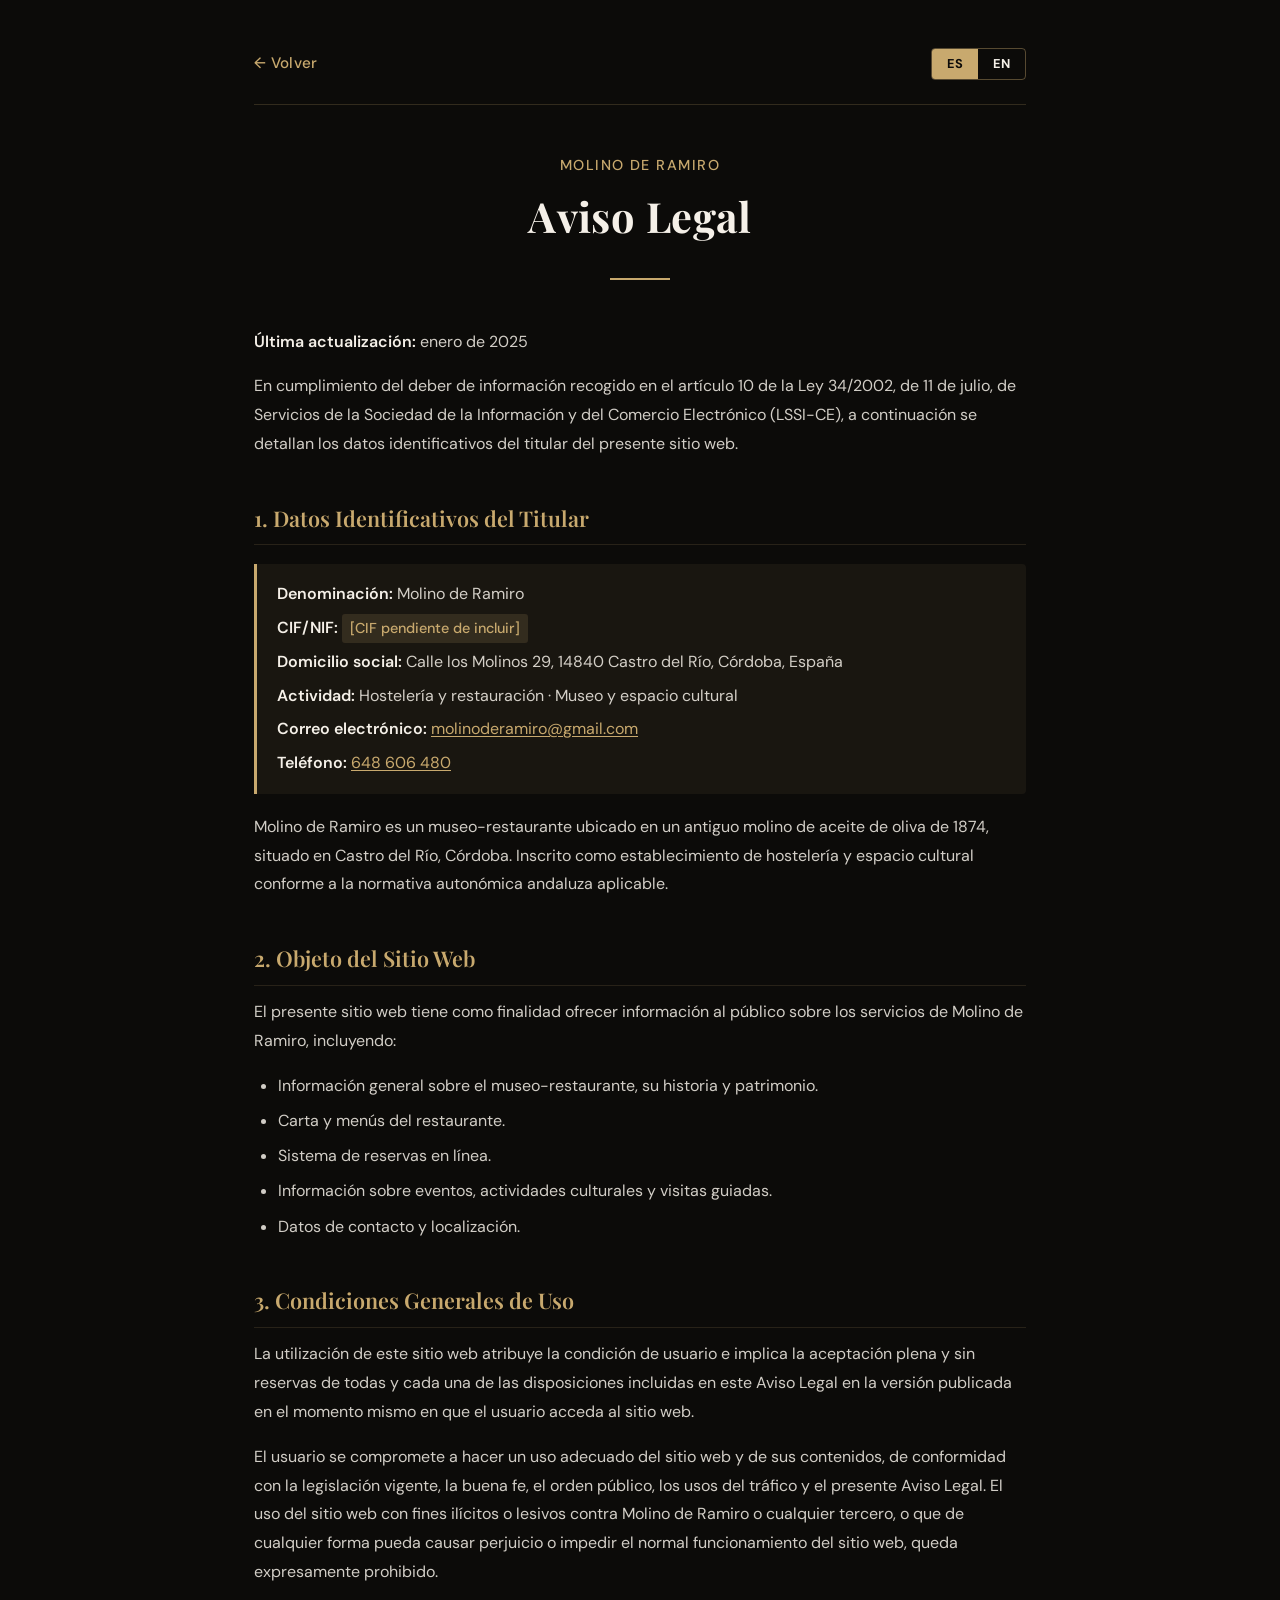
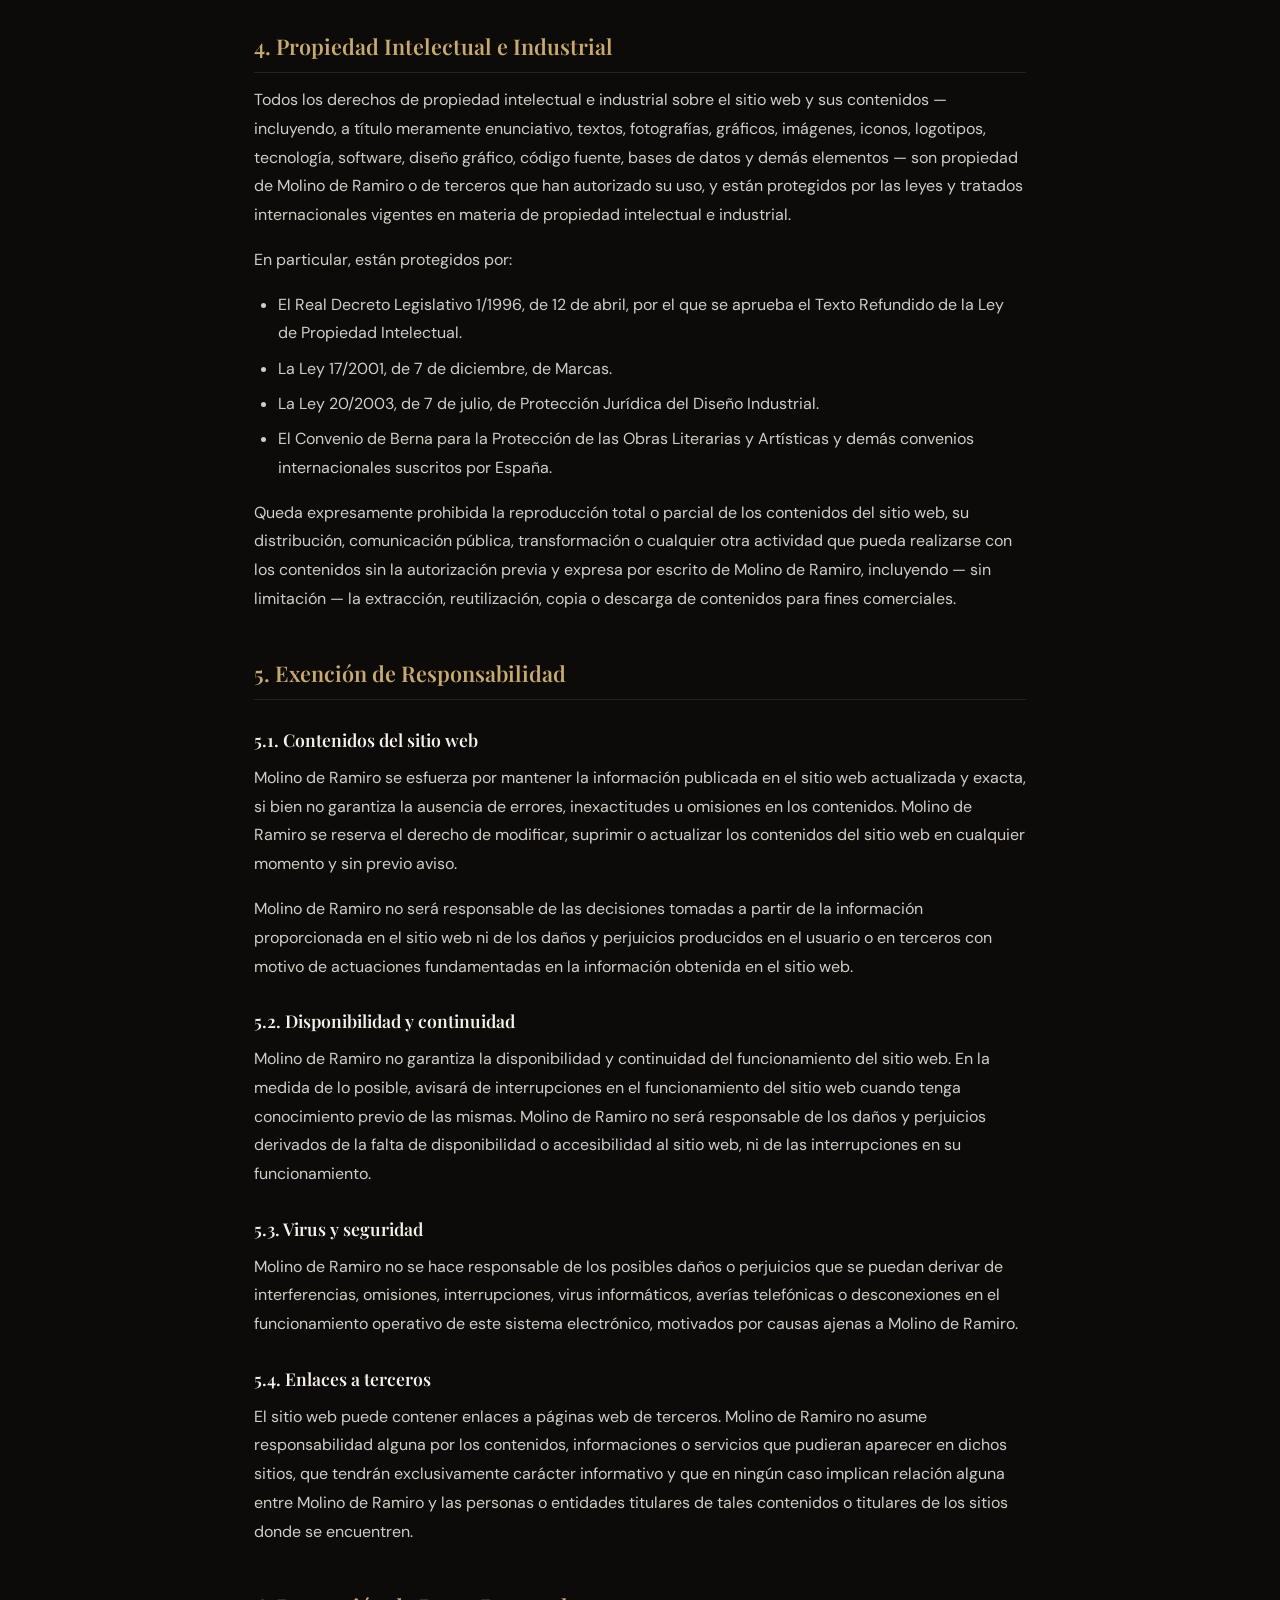
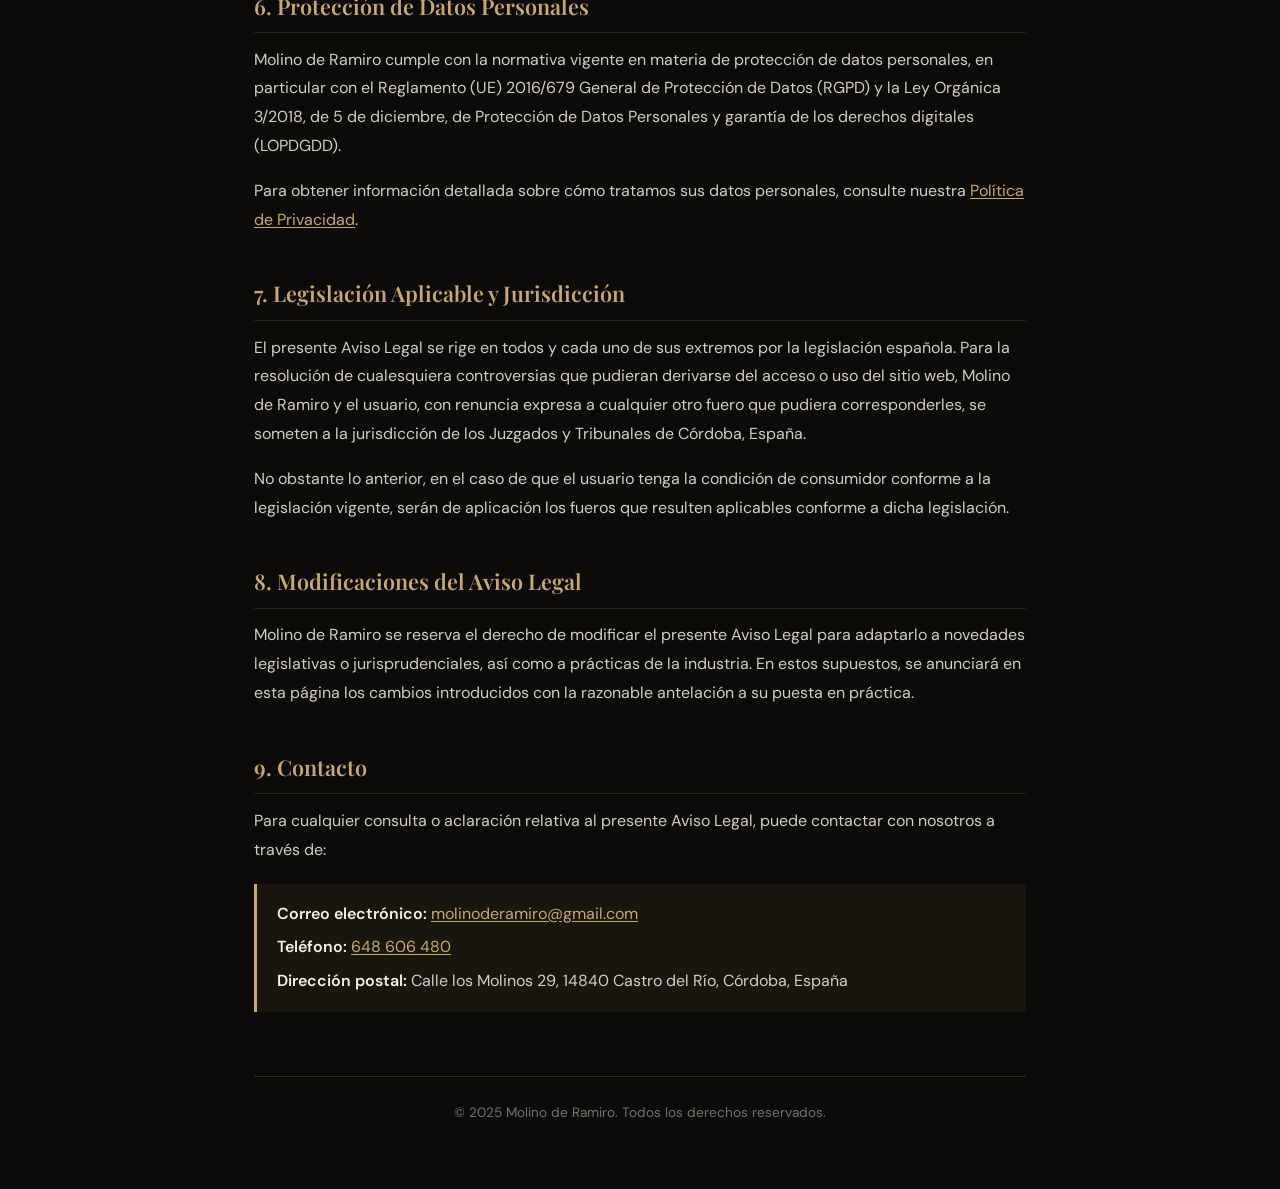
<file: aviso-legal.html>
<!DOCTYPE html>
<html lang="es">
<head>
    <meta charset="UTF-8">
    <meta name="viewport" content="width=device-width, initial-scale=1.0">
    <meta name="description" content="Aviso Legal — Molino de Ramiro, museo-restaurante en Castro del Río, Córdoba.">
    <meta name="robots" content="noindex, follow">
    <title>Aviso Legal — Molino de Ramiro</title>
    <link rel="preconnect" href="https://fonts.googleapis.com">
    <link rel="preconnect" href="https://fonts.gstatic.com" crossorigin>
    <link href="https://fonts.googleapis.com/css2?family=DM+Sans:ital,wght@0,400;0,500;0,700;1,400&family=Playfair+Display:ital,wght@0,400;0,600;0,700;1,400&display=swap" rel="stylesheet">
    <style>
        *, *::before, *::after { margin: 0; padding: 0; box-sizing: border-box; }

        html { scroll-behavior: smooth; }

        body {
            background-color: #0C0B09;
            color: #F5F0E8;
            font-family: 'DM Sans', sans-serif;
            font-size: 16px;
            line-height: 1.8;
            min-height: 100vh;
        }

        .page-wrapper {
            max-width: 820px;
            margin: 0 auto;
            padding: 3rem 1.5rem 4rem;
        }

        /* Top bar */
        .top-bar {
            display: flex;
            justify-content: space-between;
            align-items: center;
            margin-bottom: 3rem;
            padding-bottom: 1.5rem;
            border-bottom: 1px solid rgba(200, 169, 110, 0.2);
        }

        .back-link {
            color: #C8A96E;
            text-decoration: none;
            font-size: 0.95rem;
            font-weight: 500;
            letter-spacing: 0.02em;
            transition: color 0.3s ease;
        }

        .back-link:hover { color: #F5F0E8; }

        .lang-toggle {
            display: flex;
            gap: 0;
            border: 1px solid rgba(200, 169, 110, 0.4);
            border-radius: 4px;
            overflow: hidden;
        }

        .lang-btn {
            background: transparent;
            color: #F5F0E8;
            border: none;
            padding: 0.4rem 0.9rem;
            font-family: 'DM Sans', sans-serif;
            font-size: 0.8rem;
            font-weight: 700;
            letter-spacing: 0.08em;
            cursor: pointer;
            transition: background 0.3s ease, color 0.3s ease;
        }

        .lang-btn.active {
            background: #C8A96E;
            color: #0C0B09;
        }

        .lang-btn:not(.active):hover {
            background: rgba(200, 169, 110, 0.15);
        }

        /* Header */
        .page-header {
            text-align: center;
            margin-bottom: 3rem;
        }

        .page-header h1 {
            font-family: 'Playfair Display', serif;
            font-size: clamp(1.8rem, 5vw, 2.6rem);
            font-weight: 700;
            color: #F5F0E8;
            margin-bottom: 0.5rem;
            letter-spacing: 0.01em;
        }

        .page-header .subtitle {
            font-family: 'DM Sans', sans-serif;
            font-size: 0.9rem;
            color: #C8A96E;
            letter-spacing: 0.1em;
            text-transform: uppercase;
            font-weight: 500;
        }

        .gold-divider {
            width: 60px;
            height: 2px;
            background: #C8A96E;
            margin: 1.5rem auto 0;
        }

        /* Content */
        .legal-content h2 {
            font-family: 'Playfair Display', serif;
            font-size: 1.35rem;
            font-weight: 600;
            color: #C8A96E;
            margin-top: 2.5rem;
            margin-bottom: 0.8rem;
            padding-bottom: 0.4rem;
            border-bottom: 1px solid rgba(200, 169, 110, 0.15);
        }

        .legal-content h3 {
            font-family: 'Playfair Display', serif;
            font-size: 1.1rem;
            font-weight: 600;
            color: #F5F0E8;
            margin-top: 1.5rem;
            margin-bottom: 0.5rem;
        }

        .legal-content p {
            margin-bottom: 1rem;
            color: rgba(245, 240, 232, 0.85);
        }

        .legal-content ul, .legal-content ol {
            margin: 0.8rem 0 1rem 1.5rem;
            color: rgba(245, 240, 232, 0.85);
        }

        .legal-content li {
            margin-bottom: 0.4rem;
        }

        .legal-content strong {
            color: #F5F0E8;
            font-weight: 600;
        }

        .legal-content a {
            color: #C8A96E;
            text-decoration: underline;
            text-underline-offset: 2px;
            transition: color 0.3s ease;
        }

        .legal-content a:hover { color: #F5F0E8; }

        .legal-content .info-box {
            background: rgba(200, 169, 110, 0.07);
            border-left: 3px solid #C8A96E;
            padding: 1rem 1.25rem;
            margin: 1.2rem 0;
            border-radius: 0 4px 4px 0;
        }

        .legal-content .info-box p { margin-bottom: 0.3rem; }
        .legal-content .info-box p:last-child { margin-bottom: 0; }

        .legal-content .placeholder-note {
            display: inline-block;
            background: rgba(200, 169, 110, 0.15);
            color: #C8A96E;
            padding: 0.1rem 0.5rem;
            border-radius: 3px;
            font-size: 0.9rem;
            font-weight: 500;
        }

        /* Footer */
        .page-footer {
            margin-top: 4rem;
            padding-top: 1.5rem;
            border-top: 1px solid rgba(200, 169, 110, 0.2);
            text-align: center;
            font-size: 0.85rem;
            color: rgba(245, 240, 232, 0.45);
        }

        /* Language visibility */
        [data-en] { display: none; }
        body.lang-en [data-es] { display: none; }
        body.lang-en [data-en] { display: revert; }

        /* Responsive */
        @media (max-width: 600px) {
            .page-wrapper { padding: 2rem 1rem 3rem; }
            .legal-content h2 { font-size: 1.2rem; }
            body { font-size: 15px; }
        }
    </style>
</head>
<body>
    <div class="page-wrapper">

        <!-- Top Bar -->
        <div class="top-bar">
            <a href="../index.html" class="back-link">← <span data-es>Volver</span><span data-en>Back</span></a>
            <div class="lang-toggle">
                <button class="lang-btn active" id="btnEs" onclick="setLang('es')">ES</button>
                <button class="lang-btn" id="btnEn" onclick="setLang('en')">EN</button>
            </div>
        </div>

        <!-- Header -->
        <header class="page-header">
            <p class="subtitle" data-es>Molino de Ramiro</p>
            <p class="subtitle" data-en>Molino de Ramiro</p>
            <h1 data-es>Aviso Legal</h1>
            <h1 data-en>Legal Notice</h1>
            <div class="gold-divider"></div>
        </header>

        <!-- Content -->
        <main class="legal-content">

            <!-- ========== SPANISH ========== -->
            <div data-es>
                <p><strong>Última actualización:</strong> enero de 2025</p>
                <p>En cumplimiento del deber de información recogido en el artículo 10 de la Ley 34/2002, de 11 de julio, de Servicios de la Sociedad de la Información y del Comercio Electrónico (LSSI-CE), a continuación se detallan los datos identificativos del titular del presente sitio web.</p>

                <h2>1. Datos Identificativos del Titular</h2>
                <div class="info-box">
                    <p><strong>Denominación:</strong> Molino de Ramiro</p>
                    <p><strong>CIF/NIF:</strong> <span class="placeholder-note">[CIF pendiente de incluir]</span></p>
                    <p><strong>Domicilio social:</strong> Calle los Molinos 29, 14840 Castro del Río, Córdoba, España</p>
                    <p><strong>Actividad:</strong> Hostelería y restauración · Museo y espacio cultural</p>
                    <p><strong>Correo electrónico:</strong> <a href="mailto:molinoderamiro@gmail.com">molinoderamiro@gmail.com</a></p>
                    <p><strong>Teléfono:</strong> <a href="tel:+34648606480">648 606 480</a></p>
                </div>
                <p>Molino de Ramiro es un museo-restaurante ubicado en un antiguo molino de aceite de oliva de 1874, situado en Castro del Río, Córdoba. Inscrito como establecimiento de hostelería y espacio cultural conforme a la normativa autonómica andaluza aplicable.</p>

                <h2>2. Objeto del Sitio Web</h2>
                <p>El presente sitio web tiene como finalidad ofrecer información al público sobre los servicios de Molino de Ramiro, incluyendo:</p>
                <ul>
                    <li>Información general sobre el museo-restaurante, su historia y patrimonio.</li>
                    <li>Carta y menús del restaurante.</li>
                    <li>Sistema de reservas en línea.</li>
                    <li>Información sobre eventos, actividades culturales y visitas guiadas.</li>
                    <li>Datos de contacto y localización.</li>
                </ul>

                <h2>3. Condiciones Generales de Uso</h2>
                <p>La utilización de este sitio web atribuye la condición de usuario e implica la aceptación plena y sin reservas de todas y cada una de las disposiciones incluidas en este Aviso Legal en la versión publicada en el momento mismo en que el usuario acceda al sitio web.</p>
                <p>El usuario se compromete a hacer un uso adecuado del sitio web y de sus contenidos, de conformidad con la legislación vigente, la buena fe, el orden público, los usos del tráfico y el presente Aviso Legal. El uso del sitio web con fines ilícitos o lesivos contra Molino de Ramiro o cualquier tercero, o que de cualquier forma pueda causar perjuicio o impedir el normal funcionamiento del sitio web, queda expresamente prohibido.</p>

                <h2>4. Propiedad Intelectual e Industrial</h2>
                <p>Todos los derechos de propiedad intelectual e industrial sobre el sitio web y sus contenidos — incluyendo, a título meramente enunciativo, textos, fotografías, gráficos, imágenes, iconos, logotipos, tecnología, software, diseño gráfico, código fuente, bases de datos y demás elementos — son propiedad de Molino de Ramiro o de terceros que han autorizado su uso, y están protegidos por las leyes y tratados internacionales vigentes en materia de propiedad intelectual e industrial.</p>
                <p>En particular, están protegidos por:</p>
                <ul>
                    <li>El Real Decreto Legislativo 1/1996, de 12 de abril, por el que se aprueba el Texto Refundido de la Ley de Propiedad Intelectual.</li>
                    <li>La Ley 17/2001, de 7 de diciembre, de Marcas.</li>
                    <li>La Ley 20/2003, de 7 de julio, de Protección Jurídica del Diseño Industrial.</li>
                    <li>El Convenio de Berna para la Protección de las Obras Literarias y Artísticas y demás convenios internacionales suscritos por España.</li>
                </ul>
                <p>Queda expresamente prohibida la reproducción total o parcial de los contenidos del sitio web, su distribución, comunicación pública, transformación o cualquier otra actividad que pueda realizarse con los contenidos sin la autorización previa y expresa por escrito de Molino de Ramiro, incluyendo — sin limitación — la extracción, reutilización, copia o descarga de contenidos para fines comerciales.</p>

                <h2>5. Exención de Responsabilidad</h2>
                <h3>5.1. Contenidos del sitio web</h3>
                <p>Molino de Ramiro se esfuerza por mantener la información publicada en el sitio web actualizada y exacta, si bien no garantiza la ausencia de errores, inexactitudes u omisiones en los contenidos. Molino de Ramiro se reserva el derecho de modificar, suprimir o actualizar los contenidos del sitio web en cualquier momento y sin previo aviso.</p>
                <p>Molino de Ramiro no será responsable de las decisiones tomadas a partir de la información proporcionada en el sitio web ni de los daños y perjuicios producidos en el usuario o en terceros con motivo de actuaciones fundamentadas en la información obtenida en el sitio web.</p>

                <h3>5.2. Disponibilidad y continuidad</h3>
                <p>Molino de Ramiro no garantiza la disponibilidad y continuidad del funcionamiento del sitio web. En la medida de lo posible, avisará de interrupciones en el funcionamiento del sitio web cuando tenga conocimiento previo de las mismas. Molino de Ramiro no será responsable de los daños y perjuicios derivados de la falta de disponibilidad o accesibilidad al sitio web, ni de las interrupciones en su funcionamiento.</p>

                <h3>5.3. Virus y seguridad</h3>
                <p>Molino de Ramiro no se hace responsable de los posibles daños o perjuicios que se puedan derivar de interferencias, omisiones, interrupciones, virus informáticos, averías telefónicas o desconexiones en el funcionamiento operativo de este sistema electrónico, motivados por causas ajenas a Molino de Ramiro.</p>

                <h3>5.4. Enlaces a terceros</h3>
                <p>El sitio web puede contener enlaces a páginas web de terceros. Molino de Ramiro no asume responsabilidad alguna por los contenidos, informaciones o servicios que pudieran aparecer en dichos sitios, que tendrán exclusivamente carácter informativo y que en ningún caso implican relación alguna entre Molino de Ramiro y las personas o entidades titulares de tales contenidos o titulares de los sitios donde se encuentren.</p>

                <h2>6. Protección de Datos Personales</h2>
                <p>Molino de Ramiro cumple con la normativa vigente en materia de protección de datos personales, en particular con el Reglamento (UE) 2016/679 General de Protección de Datos (RGPD) y la Ley Orgánica 3/2018, de 5 de diciembre, de Protección de Datos Personales y garantía de los derechos digitales (LOPDGDD).</p>
                <p>Para obtener información detallada sobre cómo tratamos sus datos personales, consulte nuestra <a href="politica-privacidad.html">Política de Privacidad</a>.</p>

                <h2>7. Legislación Aplicable y Jurisdicción</h2>
                <p>El presente Aviso Legal se rige en todos y cada uno de sus extremos por la legislación española. Para la resolución de cualesquiera controversias que pudieran derivarse del acceso o uso del sitio web, Molino de Ramiro y el usuario, con renuncia expresa a cualquier otro fuero que pudiera corresponderles, se someten a la jurisdicción de los Juzgados y Tribunales de Córdoba, España.</p>
                <p>No obstante lo anterior, en el caso de que el usuario tenga la condición de consumidor conforme a la legislación vigente, serán de aplicación los fueros que resulten aplicables conforme a dicha legislación.</p>

                <h2>8. Modificaciones del Aviso Legal</h2>
                <p>Molino de Ramiro se reserva el derecho de modificar el presente Aviso Legal para adaptarlo a novedades legislativas o jurisprudenciales, así como a prácticas de la industria. En estos supuestos, se anunciará en esta página los cambios introducidos con la razonable antelación a su puesta en práctica.</p>

                <h2>9. Contacto</h2>
                <p>Para cualquier consulta o aclaración relativa al presente Aviso Legal, puede contactar con nosotros a través de:</p>
                <div class="info-box">
                    <p><strong>Correo electrónico:</strong> <a href="mailto:molinoderamiro@gmail.com">molinoderamiro@gmail.com</a></p>
                    <p><strong>Teléfono:</strong> <a href="tel:+34648606480">648 606 480</a></p>
                    <p><strong>Dirección postal:</strong> Calle los Molinos 29, 14840 Castro del Río, Córdoba, España</p>
                </div>
            </div>

            <!-- ========== ENGLISH ========== -->
            <div data-en>
                <p><strong>Last updated:</strong> January 2025</p>
                <p>In compliance with the duty of information set forth in Article 10 of Law 34/2002 of 11 July, on Information Society Services and Electronic Commerce (LSSI-CE), the following provides the identifying details of the owner of this website.</p>

                <h2>1. Website Owner Identification</h2>
                <div class="info-box">
                    <p><strong>Name:</strong> Molino de Ramiro</p>
                    <p><strong>Tax ID (CIF/NIF):</strong> <span class="placeholder-note">[Pending inclusion]</span></p>
                    <p><strong>Registered address:</strong> Calle los Molinos 29, 14840 Castro del Río, Córdoba, Spain</p>
                    <p><strong>Business activity:</strong> Hospitality and catering · Museum and cultural space</p>
                    <p><strong>Email:</strong> <a href="mailto:molinoderamiro@gmail.com">molinoderamiro@gmail.com</a></p>
                    <p><strong>Phone:</strong> <a href="tel:+34648606480">+34 648 606 480</a></p>
                </div>
                <p>Molino de Ramiro is a museum-restaurant located in a historic olive oil mill dating from 1874, situated in Castro del Río, Córdoba. It is registered as a hospitality establishment and cultural space in accordance with applicable Andalusian regional regulations.</p>

                <h2>2. Purpose of the Website</h2>
                <p>This website aims to provide the public with information about Molino de Ramiro's services, including:</p>
                <ul>
                    <li>General information about the museum-restaurant, its history, and heritage.</li>
                    <li>Restaurant menu and dishes.</li>
                    <li>Online reservation system.</li>
                    <li>Information about events, cultural activities, and guided tours.</li>
                    <li>Contact details and location.</li>
                </ul>

                <h2>3. General Conditions of Use</h2>
                <p>The use of this website confers the status of user and implies full and unreserved acceptance of each and every one of the provisions included in this Legal Notice as published at the time the user accesses the website.</p>
                <p>The user agrees to make appropriate use of the website and its contents in accordance with current legislation, good faith, public order, accepted practices, and this Legal Notice. The use of the website for unlawful or harmful purposes against Molino de Ramiro or any third party, or in any manner that may cause damage or prevent the normal functioning of the website, is expressly prohibited.</p>

                <h2>4. Intellectual and Industrial Property</h2>
                <p>All intellectual and industrial property rights over the website and its contents — including, by way of example but not limitation, texts, photographs, graphics, images, icons, logos, technology, software, graphic design, source code, databases, and other elements — are the property of Molino de Ramiro or third parties who have authorised their use, and are protected by applicable Spanish and international intellectual and industrial property laws and treaties.</p>
                <p>In particular, they are protected by:</p>
                <ul>
                    <li>Royal Legislative Decree 1/1996 of 12 April, approving the Consolidated Text of the Intellectual Property Law.</li>
                    <li>Law 17/2001 of 7 December, on Trademarks.</li>
                    <li>Law 20/2003 of 7 July, on the Legal Protection of Industrial Design.</li>
                    <li>The Berne Convention for the Protection of Literary and Artistic Works and other international conventions ratified by Spain.</li>
                </ul>
                <p>The total or partial reproduction of the website's contents, their distribution, public communication, transformation, or any other activity involving the contents without the prior express written authorisation of Molino de Ramiro is expressly prohibited, including — without limitation — the extraction, reuse, copying, or downloading of content for commercial purposes.</p>

                <h2>5. Disclaimer of Liability</h2>
                <h3>5.1. Website content</h3>
                <p>Molino de Ramiro endeavours to keep the information published on the website up to date and accurate, but does not guarantee the absence of errors, inaccuracies, or omissions in the content. Molino de Ramiro reserves the right to modify, remove, or update website content at any time without prior notice.</p>
                <p>Molino de Ramiro shall not be liable for decisions made based on information provided on the website, nor for damages caused to the user or third parties as a result of actions based on information obtained from the website.</p>

                <h3>5.2. Availability and continuity</h3>
                <p>Molino de Ramiro does not guarantee the availability and continuity of the website's operation. Where possible, advance notice will be given of interruptions in the website's operation when prior knowledge exists. Molino de Ramiro shall not be liable for damages arising from the lack of availability of or accessibility to the website, nor for interruptions in its operation.</p>

                <h3>5.3. Viruses and security</h3>
                <p>Molino de Ramiro shall not be liable for any possible damages arising from interference, omissions, interruptions, computer viruses, telephone malfunctions, or disconnections in the operation of this electronic system caused by reasons beyond Molino de Ramiro's control.</p>

                <h3>5.4. Third-party links</h3>
                <p>The website may contain links to third-party web pages. Molino de Ramiro assumes no responsibility for the content, information, or services that may appear on such sites, which are provided purely for informational purposes and do not in any case imply any relationship between Molino de Ramiro and the individuals or entities that own such content or the sites where they are hosted.</p>

                <h2>6. Personal Data Protection</h2>
                <p>Molino de Ramiro complies with current legislation on personal data protection, in particular Regulation (EU) 2016/679 General Data Protection Regulation (GDPR) and Spain's Organic Law 3/2018 of 5 December on the Protection of Personal Data and the Guarantee of Digital Rights (LOPDGDD).</p>
                <p>For detailed information on how we process your personal data, please refer to our <a href="politica-privacidad.html">Privacy Policy</a>.</p>

                <h2>7. Applicable Law and Jurisdiction</h2>
                <p>This Legal Notice is governed in all respects by Spanish law. For the resolution of any disputes that may arise from the access to or use of the website, Molino de Ramiro and the user, with express waiver of any other jurisdiction that may apply, submit to the jurisdiction of the Courts and Tribunals of Córdoba, Spain.</p>
                <p>Notwithstanding the foregoing, where the user qualifies as a consumer under applicable legislation, the jurisdictions applicable under such legislation shall apply.</p>

                <h2>8. Changes to this Legal Notice</h2>
                <p>Molino de Ramiro reserves the right to modify this Legal Notice to adapt it to legislative or case-law developments, as well as to industry practices. In such cases, changes will be announced on this page with reasonable advance notice prior to their implementation.</p>

                <h2>9. Contact</h2>
                <p>For any queries or clarifications regarding this Legal Notice, you may contact us at:</p>
                <div class="info-box">
                    <p><strong>Email:</strong> <a href="mailto:molinoderamiro@gmail.com">molinoderamiro@gmail.com</a></p>
                    <p><strong>Phone:</strong> <a href="tel:+34648606480">+34 648 606 480</a></p>
                    <p><strong>Postal address:</strong> Calle los Molinos 29, 14840 Castro del Río, Córdoba, Spain</p>
                </div>
            </div>

        </main>

        <!-- Footer -->
        <footer class="page-footer">
            <p>© 2025 Molino de Ramiro. <span data-es>Todos los derechos reservados.</span><span data-en>All rights reserved.</span></p>
        </footer>

    </div>

    <script>
        function setLang(lang) {
            document.body.classList.toggle('lang-en', lang === 'en');
            document.getElementById('btnEs').classList.toggle('active', lang === 'es');
            document.getElementById('btnEn').classList.toggle('active', lang === 'en');
            document.documentElement.lang = lang;
        }
    </script>
</body>
</html>
</file>
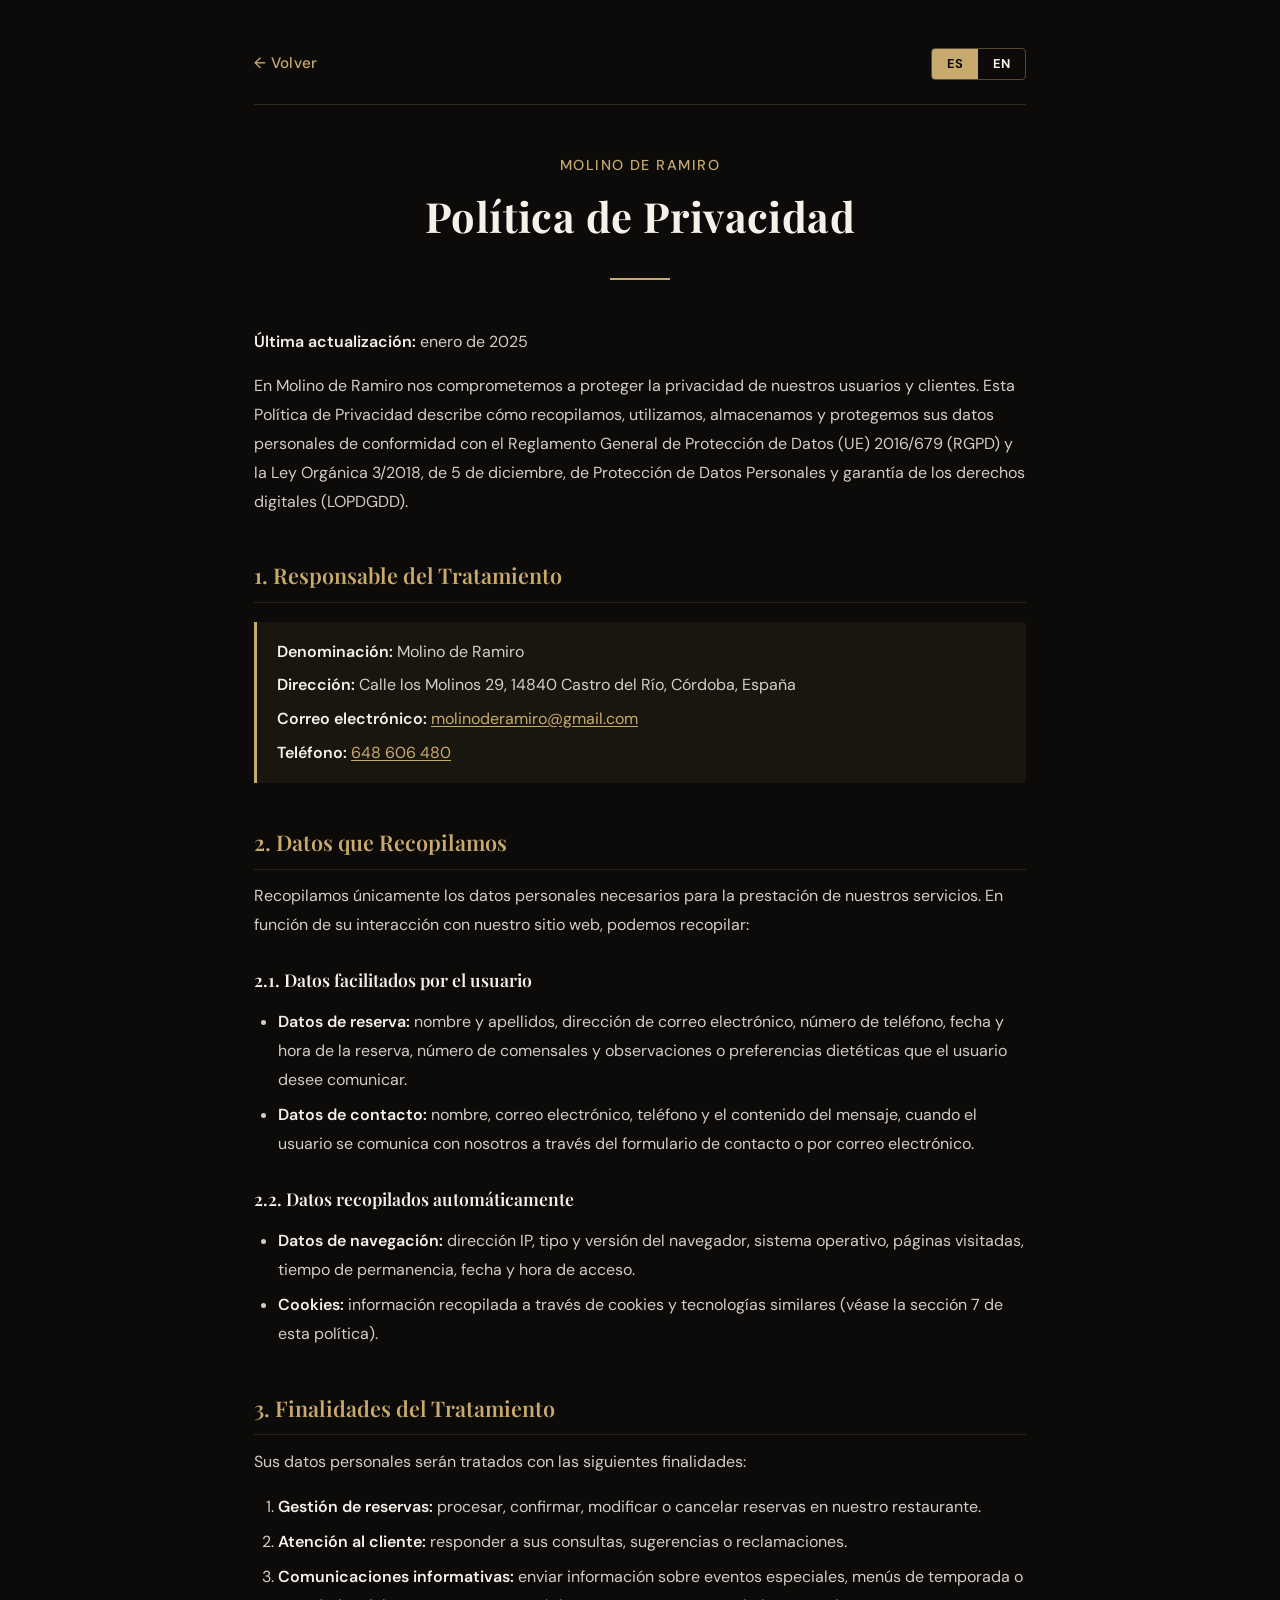
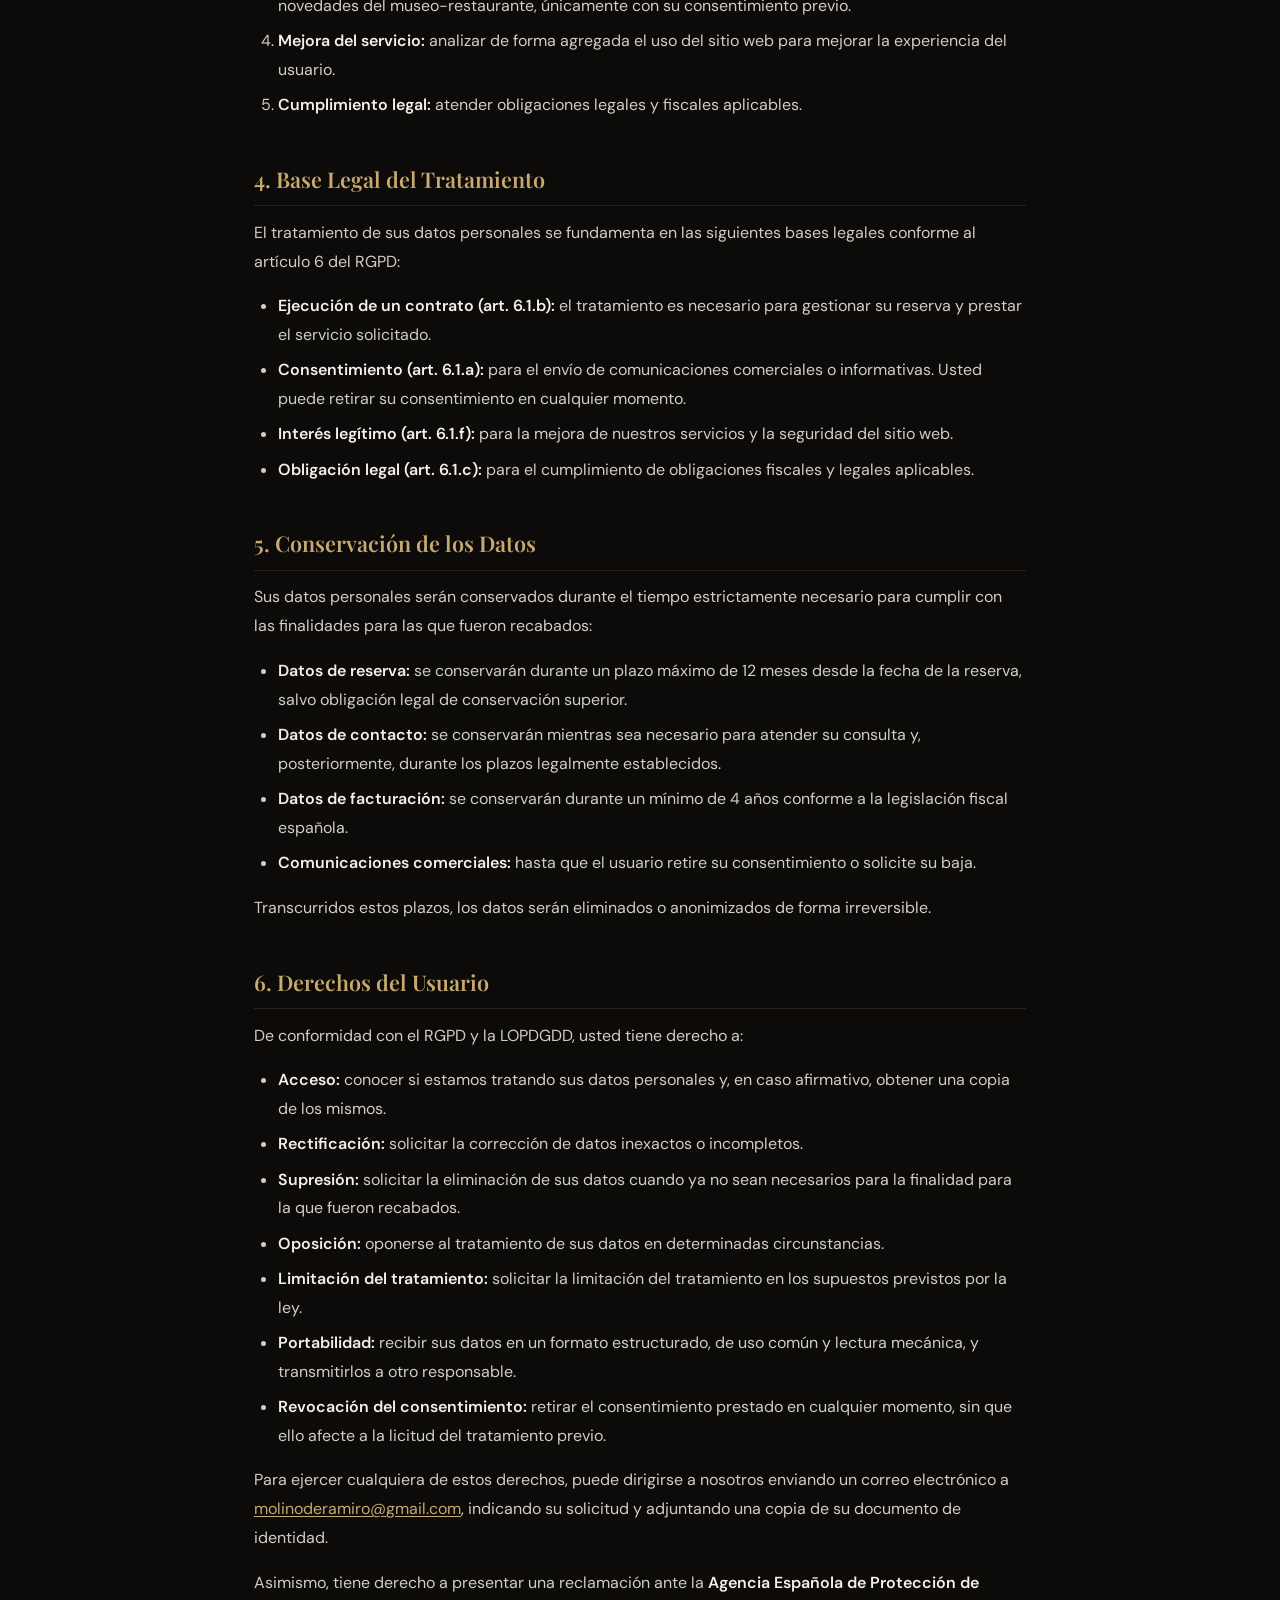
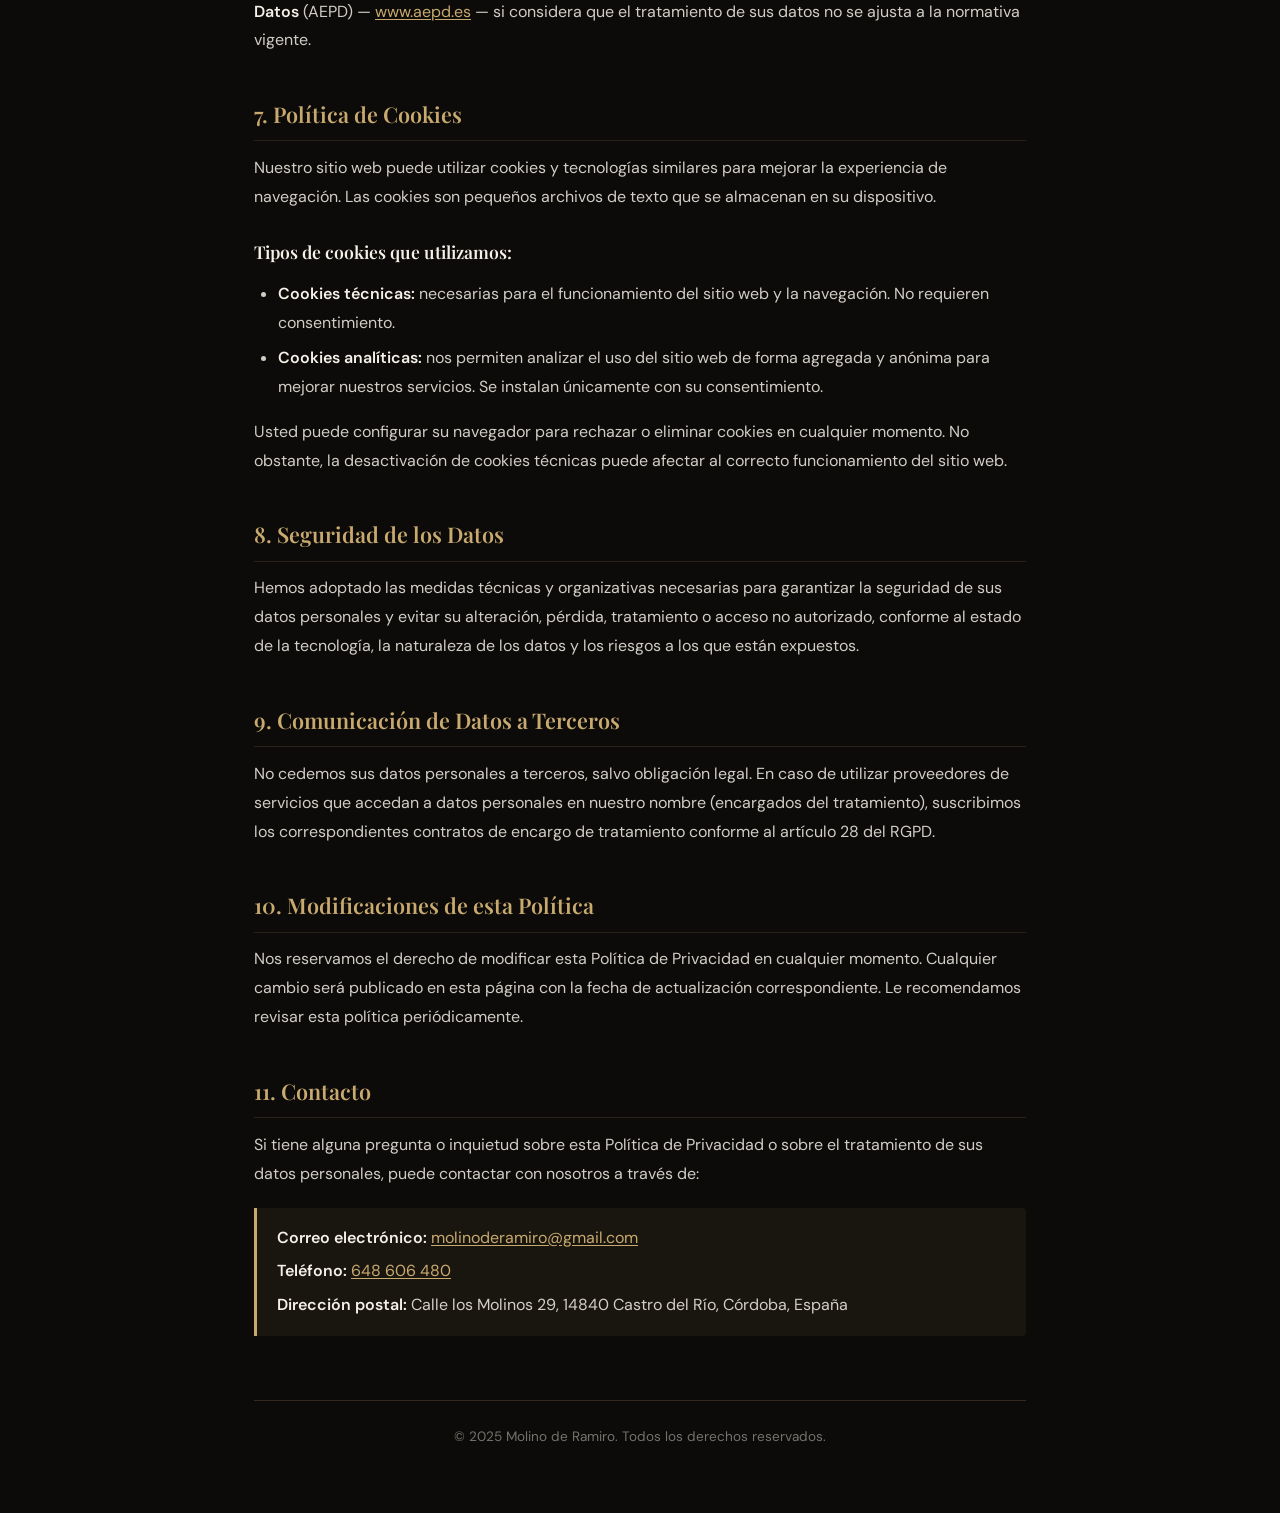
<file: politica-privacidad.html>
<!DOCTYPE html>
<html lang="es">
<head>
    <meta charset="UTF-8">
    <meta name="viewport" content="width=device-width, initial-scale=1.0">
    <meta name="description" content="Política de Privacidad — Molino de Ramiro, museo-restaurante en Castro del Río, Córdoba.">
    <meta name="robots" content="noindex, follow">
    <title>Política de Privacidad — Molino de Ramiro</title>
    <link rel="preconnect" href="https://fonts.googleapis.com">
    <link rel="preconnect" href="https://fonts.gstatic.com" crossorigin>
    <link href="https://fonts.googleapis.com/css2?family=DM+Sans:ital,wght@0,400;0,500;0,700;1,400&family=Playfair+Display:ital,wght@0,400;0,600;0,700;1,400&display=swap" rel="stylesheet">
    <style>
        *, *::before, *::after { margin: 0; padding: 0; box-sizing: border-box; }

        html { scroll-behavior: smooth; }

        body {
            background-color: #0C0B09;
            color: #F5F0E8;
            font-family: 'DM Sans', sans-serif;
            font-size: 16px;
            line-height: 1.8;
            min-height: 100vh;
        }

        .page-wrapper {
            max-width: 820px;
            margin: 0 auto;
            padding: 3rem 1.5rem 4rem;
        }

        /* Top bar */
        .top-bar {
            display: flex;
            justify-content: space-between;
            align-items: center;
            margin-bottom: 3rem;
            padding-bottom: 1.5rem;
            border-bottom: 1px solid rgba(200, 169, 110, 0.2);
        }

        .back-link {
            color: #C8A96E;
            text-decoration: none;
            font-size: 0.95rem;
            font-weight: 500;
            letter-spacing: 0.02em;
            transition: color 0.3s ease;
        }

        .back-link:hover { color: #F5F0E8; }

        .lang-toggle {
            display: flex;
            gap: 0;
            border: 1px solid rgba(200, 169, 110, 0.4);
            border-radius: 4px;
            overflow: hidden;
        }

        .lang-btn {
            background: transparent;
            color: #F5F0E8;
            border: none;
            padding: 0.4rem 0.9rem;
            font-family: 'DM Sans', sans-serif;
            font-size: 0.8rem;
            font-weight: 700;
            letter-spacing: 0.08em;
            cursor: pointer;
            transition: background 0.3s ease, color 0.3s ease;
        }

        .lang-btn.active {
            background: #C8A96E;
            color: #0C0B09;
        }

        .lang-btn:not(.active):hover {
            background: rgba(200, 169, 110, 0.15);
        }

        /* Header */
        .page-header {
            text-align: center;
            margin-bottom: 3rem;
        }

        .page-header h1 {
            font-family: 'Playfair Display', serif;
            font-size: clamp(1.8rem, 5vw, 2.6rem);
            font-weight: 700;
            color: #F5F0E8;
            margin-bottom: 0.5rem;
            letter-spacing: 0.01em;
        }

        .page-header .subtitle {
            font-family: 'DM Sans', sans-serif;
            font-size: 0.9rem;
            color: #C8A96E;
            letter-spacing: 0.1em;
            text-transform: uppercase;
            font-weight: 500;
        }

        .gold-divider {
            width: 60px;
            height: 2px;
            background: #C8A96E;
            margin: 1.5rem auto 0;
        }

        /* Content */
        .legal-content h2 {
            font-family: 'Playfair Display', serif;
            font-size: 1.35rem;
            font-weight: 600;
            color: #C8A96E;
            margin-top: 2.5rem;
            margin-bottom: 0.8rem;
            padding-bottom: 0.4rem;
            border-bottom: 1px solid rgba(200, 169, 110, 0.15);
        }

        .legal-content h3 {
            font-family: 'Playfair Display', serif;
            font-size: 1.1rem;
            font-weight: 600;
            color: #F5F0E8;
            margin-top: 1.5rem;
            margin-bottom: 0.5rem;
        }

        .legal-content p {
            margin-bottom: 1rem;
            color: rgba(245, 240, 232, 0.85);
        }

        .legal-content ul, .legal-content ol {
            margin: 0.8rem 0 1rem 1.5rem;
            color: rgba(245, 240, 232, 0.85);
        }

        .legal-content li {
            margin-bottom: 0.4rem;
        }

        .legal-content strong {
            color: #F5F0E8;
            font-weight: 600;
        }

        .legal-content a {
            color: #C8A96E;
            text-decoration: underline;
            text-underline-offset: 2px;
            transition: color 0.3s ease;
        }

        .legal-content a:hover { color: #F5F0E8; }

        .legal-content .info-box {
            background: rgba(200, 169, 110, 0.07);
            border-left: 3px solid #C8A96E;
            padding: 1rem 1.25rem;
            margin: 1.2rem 0;
            border-radius: 0 4px 4px 0;
        }

        .legal-content .info-box p { margin-bottom: 0.3rem; }
        .legal-content .info-box p:last-child { margin-bottom: 0; }

        /* Footer */
        .page-footer {
            margin-top: 4rem;
            padding-top: 1.5rem;
            border-top: 1px solid rgba(200, 169, 110, 0.2);
            text-align: center;
            font-size: 0.85rem;
            color: rgba(245, 240, 232, 0.45);
        }

        /* Language visibility */
        [data-en] { display: none; }
        body.lang-en [data-es] { display: none; }
        body.lang-en [data-en] { display: revert; }

        /* Responsive */
        @media (max-width: 600px) {
            .page-wrapper { padding: 2rem 1rem 3rem; }
            .legal-content h2 { font-size: 1.2rem; }
            body { font-size: 15px; }
        }
    </style>
</head>
<body>
    <div class="page-wrapper">

        <!-- Top Bar -->
        <div class="top-bar">
            <a href="../index.html" class="back-link">← <span data-es>Volver</span><span data-en>Back</span></a>
            <div class="lang-toggle">
                <button class="lang-btn active" id="btnEs" onclick="setLang('es')">ES</button>
                <button class="lang-btn" id="btnEn" onclick="setLang('en')">EN</button>
            </div>
        </div>

        <!-- Header -->
        <header class="page-header">
            <p class="subtitle" data-es>Molino de Ramiro</p>
            <p class="subtitle" data-en>Molino de Ramiro</p>
            <h1 data-es>Política de Privacidad</h1>
            <h1 data-en>Privacy Policy</h1>
            <div class="gold-divider"></div>
        </header>

        <!-- Content -->
        <main class="legal-content">

            <!-- ========== SPANISH ========== -->
            <div data-es>
                <p><strong>Última actualización:</strong> enero de 2025</p>
                <p>En Molino de Ramiro nos comprometemos a proteger la privacidad de nuestros usuarios y clientes. Esta Política de Privacidad describe cómo recopilamos, utilizamos, almacenamos y protegemos sus datos personales de conformidad con el Reglamento General de Protección de Datos (UE) 2016/679 (RGPD) y la Ley Orgánica 3/2018, de 5 de diciembre, de Protección de Datos Personales y garantía de los derechos digitales (LOPDGDD).</p>

                <h2>1. Responsable del Tratamiento</h2>
                <div class="info-box">
                    <p><strong>Denominación:</strong> Molino de Ramiro</p>
                    <p><strong>Dirección:</strong> Calle los Molinos 29, 14840 Castro del Río, Córdoba, España</p>
                    <p><strong>Correo electrónico:</strong> <a href="mailto:molinoderamiro@gmail.com">molinoderamiro@gmail.com</a></p>
                    <p><strong>Teléfono:</strong> <a href="tel:+34648606480">648 606 480</a></p>
                </div>

                <h2>2. Datos que Recopilamos</h2>
                <p>Recopilamos únicamente los datos personales necesarios para la prestación de nuestros servicios. En función de su interacción con nuestro sitio web, podemos recopilar:</p>
                <h3>2.1. Datos facilitados por el usuario</h3>
                <ul>
                    <li><strong>Datos de reserva:</strong> nombre y apellidos, dirección de correo electrónico, número de teléfono, fecha y hora de la reserva, número de comensales y observaciones o preferencias dietéticas que el usuario desee comunicar.</li>
                    <li><strong>Datos de contacto:</strong> nombre, correo electrónico, teléfono y el contenido del mensaje, cuando el usuario se comunica con nosotros a través del formulario de contacto o por correo electrónico.</li>
                </ul>
                <h3>2.2. Datos recopilados automáticamente</h3>
                <ul>
                    <li><strong>Datos de navegación:</strong> dirección IP, tipo y versión del navegador, sistema operativo, páginas visitadas, tiempo de permanencia, fecha y hora de acceso.</li>
                    <li><strong>Cookies:</strong> información recopilada a través de cookies y tecnologías similares (véase la sección 7 de esta política).</li>
                </ul>

                <h2>3. Finalidades del Tratamiento</h2>
                <p>Sus datos personales serán tratados con las siguientes finalidades:</p>
                <ol>
                    <li><strong>Gestión de reservas:</strong> procesar, confirmar, modificar o cancelar reservas en nuestro restaurante.</li>
                    <li><strong>Atención al cliente:</strong> responder a sus consultas, sugerencias o reclamaciones.</li>
                    <li><strong>Comunicaciones informativas:</strong> enviar información sobre eventos especiales, menús de temporada o novedades del museo-restaurante, únicamente con su consentimiento previo.</li>
                    <li><strong>Mejora del servicio:</strong> analizar de forma agregada el uso del sitio web para mejorar la experiencia del usuario.</li>
                    <li><strong>Cumplimiento legal:</strong> atender obligaciones legales y fiscales aplicables.</li>
                </ol>

                <h2>4. Base Legal del Tratamiento</h2>
                <p>El tratamiento de sus datos personales se fundamenta en las siguientes bases legales conforme al artículo 6 del RGPD:</p>
                <ul>
                    <li><strong>Ejecución de un contrato (art. 6.1.b):</strong> el tratamiento es necesario para gestionar su reserva y prestar el servicio solicitado.</li>
                    <li><strong>Consentimiento (art. 6.1.a):</strong> para el envío de comunicaciones comerciales o informativas. Usted puede retirar su consentimiento en cualquier momento.</li>
                    <li><strong>Interés legítimo (art. 6.1.f):</strong> para la mejora de nuestros servicios y la seguridad del sitio web.</li>
                    <li><strong>Obligación legal (art. 6.1.c):</strong> para el cumplimiento de obligaciones fiscales y legales aplicables.</li>
                </ul>

                <h2>5. Conservación de los Datos</h2>
                <p>Sus datos personales serán conservados durante el tiempo estrictamente necesario para cumplir con las finalidades para las que fueron recabados:</p>
                <ul>
                    <li><strong>Datos de reserva:</strong> se conservarán durante un plazo máximo de 12 meses desde la fecha de la reserva, salvo obligación legal de conservación superior.</li>
                    <li><strong>Datos de contacto:</strong> se conservarán mientras sea necesario para atender su consulta y, posteriormente, durante los plazos legalmente establecidos.</li>
                    <li><strong>Datos de facturación:</strong> se conservarán durante un mínimo de 4 años conforme a la legislación fiscal española.</li>
                    <li><strong>Comunicaciones comerciales:</strong> hasta que el usuario retire su consentimiento o solicite su baja.</li>
                </ul>
                <p>Transcurridos estos plazos, los datos serán eliminados o anonimizados de forma irreversible.</p>

                <h2>6. Derechos del Usuario</h2>
                <p>De conformidad con el RGPD y la LOPDGDD, usted tiene derecho a:</p>
                <ul>
                    <li><strong>Acceso:</strong> conocer si estamos tratando sus datos personales y, en caso afirmativo, obtener una copia de los mismos.</li>
                    <li><strong>Rectificación:</strong> solicitar la corrección de datos inexactos o incompletos.</li>
                    <li><strong>Supresión:</strong> solicitar la eliminación de sus datos cuando ya no sean necesarios para la finalidad para la que fueron recabados.</li>
                    <li><strong>Oposición:</strong> oponerse al tratamiento de sus datos en determinadas circunstancias.</li>
                    <li><strong>Limitación del tratamiento:</strong> solicitar la limitación del tratamiento en los supuestos previstos por la ley.</li>
                    <li><strong>Portabilidad:</strong> recibir sus datos en un formato estructurado, de uso común y lectura mecánica, y transmitirlos a otro responsable.</li>
                    <li><strong>Revocación del consentimiento:</strong> retirar el consentimiento prestado en cualquier momento, sin que ello afecte a la licitud del tratamiento previo.</li>
                </ul>
                <p>Para ejercer cualquiera de estos derechos, puede dirigirse a nosotros enviando un correo electrónico a <a href="mailto:molinoderamiro@gmail.com">molinoderamiro@gmail.com</a>, indicando su solicitud y adjuntando una copia de su documento de identidad.</p>
                <p>Asimismo, tiene derecho a presentar una reclamación ante la <strong>Agencia Española de Protección de Datos</strong> (AEPD) — <a href="https://www.aepd.es" target="_blank" rel="noopener">www.aepd.es</a> — si considera que el tratamiento de sus datos no se ajusta a la normativa vigente.</p>

                <h2>7. Política de Cookies</h2>
                <p>Nuestro sitio web puede utilizar cookies y tecnologías similares para mejorar la experiencia de navegación. Las cookies son pequeños archivos de texto que se almacenan en su dispositivo.</p>
                <h3>Tipos de cookies que utilizamos:</h3>
                <ul>
                    <li><strong>Cookies técnicas:</strong> necesarias para el funcionamiento del sitio web y la navegación. No requieren consentimiento.</li>
                    <li><strong>Cookies analíticas:</strong> nos permiten analizar el uso del sitio web de forma agregada y anónima para mejorar nuestros servicios. Se instalan únicamente con su consentimiento.</li>
                </ul>
                <p>Usted puede configurar su navegador para rechazar o eliminar cookies en cualquier momento. No obstante, la desactivación de cookies técnicas puede afectar al correcto funcionamiento del sitio web.</p>

                <h2>8. Seguridad de los Datos</h2>
                <p>Hemos adoptado las medidas técnicas y organizativas necesarias para garantizar la seguridad de sus datos personales y evitar su alteración, pérdida, tratamiento o acceso no autorizado, conforme al estado de la tecnología, la naturaleza de los datos y los riesgos a los que están expuestos.</p>

                <h2>9. Comunicación de Datos a Terceros</h2>
                <p>No cedemos sus datos personales a terceros, salvo obligación legal. En caso de utilizar proveedores de servicios que accedan a datos personales en nuestro nombre (encargados del tratamiento), suscribimos los correspondientes contratos de encargo de tratamiento conforme al artículo 28 del RGPD.</p>

                <h2>10. Modificaciones de esta Política</h2>
                <p>Nos reservamos el derecho de modificar esta Política de Privacidad en cualquier momento. Cualquier cambio será publicado en esta página con la fecha de actualización correspondiente. Le recomendamos revisar esta política periódicamente.</p>

                <h2>11. Contacto</h2>
                <p>Si tiene alguna pregunta o inquietud sobre esta Política de Privacidad o sobre el tratamiento de sus datos personales, puede contactar con nosotros a través de:</p>
                <div class="info-box">
                    <p><strong>Correo electrónico:</strong> <a href="mailto:molinoderamiro@gmail.com">molinoderamiro@gmail.com</a></p>
                    <p><strong>Teléfono:</strong> <a href="tel:+34648606480">648 606 480</a></p>
                    <p><strong>Dirección postal:</strong> Calle los Molinos 29, 14840 Castro del Río, Córdoba, España</p>
                </div>
            </div>

            <!-- ========== ENGLISH ========== -->
            <div data-en>
                <p><strong>Last updated:</strong> January 2025</p>
                <p>At Molino de Ramiro, we are committed to protecting the privacy of our users and customers. This Privacy Policy describes how we collect, use, store, and protect your personal data in accordance with Regulation (EU) 2016/679 (General Data Protection Regulation — GDPR) and Spain's Organic Law 3/2018 on Personal Data Protection (LOPDGDD).</p>

                <h2>1. Data Controller</h2>
                <div class="info-box">
                    <p><strong>Name:</strong> Molino de Ramiro</p>
                    <p><strong>Address:</strong> Calle los Molinos 29, 14840 Castro del Río, Córdoba, Spain</p>
                    <p><strong>Email:</strong> <a href="mailto:molinoderamiro@gmail.com">molinoderamiro@gmail.com</a></p>
                    <p><strong>Phone:</strong> <a href="tel:+34648606480">+34 648 606 480</a></p>
                </div>

                <h2>2. Data We Collect</h2>
                <p>We only collect personal data that is necessary for the provision of our services. Depending on your interaction with our website, we may collect:</p>
                <h3>2.1. Data provided by the user</h3>
                <ul>
                    <li><strong>Reservation data:</strong> full name, email address, phone number, reservation date and time, number of guests, and any dietary preferences or observations you wish to share.</li>
                    <li><strong>Contact data:</strong> name, email address, phone number, and message content when you contact us through our contact form or by email.</li>
                </ul>
                <h3>2.2. Automatically collected data</h3>
                <ul>
                    <li><strong>Browsing data:</strong> IP address, browser type and version, operating system, pages visited, time spent on page, date and time of access.</li>
                    <li><strong>Cookies:</strong> information collected through cookies and similar technologies (see section 7 of this policy).</li>
                </ul>

                <h2>3. Purposes of Data Processing</h2>
                <p>Your personal data will be processed for the following purposes:</p>
                <ol>
                    <li><strong>Reservation management:</strong> processing, confirming, modifying, or cancelling reservations at our restaurant.</li>
                    <li><strong>Customer service:</strong> responding to your inquiries, suggestions, or complaints.</li>
                    <li><strong>Informational communications:</strong> sending information about special events, seasonal menus, or museum-restaurant news, only with your prior consent.</li>
                    <li><strong>Service improvement:</strong> aggregated analysis of website usage to improve the user experience.</li>
                    <li><strong>Legal compliance:</strong> fulfilling applicable legal and tax obligations.</li>
                </ol>

                <h2>4. Legal Basis for Processing</h2>
                <p>The processing of your personal data is based on the following legal grounds under Article 6 of the GDPR:</p>
                <ul>
                    <li><strong>Performance of a contract (Art. 6.1.b):</strong> processing is necessary to manage your reservation and provide the requested service.</li>
                    <li><strong>Consent (Art. 6.1.a):</strong> for sending commercial or informational communications. You may withdraw your consent at any time.</li>
                    <li><strong>Legitimate interest (Art. 6.1.f):</strong> for improving our services and ensuring website security.</li>
                    <li><strong>Legal obligation (Art. 6.1.c):</strong> for compliance with applicable tax and legal obligations.</li>
                </ul>

                <h2>5. Data Retention</h2>
                <p>Your personal data will be retained only for the time strictly necessary to fulfil the purposes for which it was collected:</p>
                <ul>
                    <li><strong>Reservation data:</strong> retained for a maximum period of 12 months from the date of the reservation, unless a longer retention period is required by law.</li>
                    <li><strong>Contact data:</strong> retained for as long as necessary to address your inquiry and, subsequently, for the legally established periods.</li>
                    <li><strong>Billing data:</strong> retained for a minimum of 4 years in accordance with Spanish tax legislation.</li>
                    <li><strong>Marketing communications:</strong> until you withdraw your consent or request removal.</li>
                </ul>
                <p>After these periods, data will be deleted or irreversibly anonymised.</p>

                <h2>6. Your Rights</h2>
                <p>In accordance with the GDPR and the LOPDGDD, you have the right to:</p>
                <ul>
                    <li><strong>Access:</strong> know whether we are processing your personal data and, if so, obtain a copy thereof.</li>
                    <li><strong>Rectification:</strong> request the correction of inaccurate or incomplete data.</li>
                    <li><strong>Erasure:</strong> request the deletion of your data when it is no longer necessary for the purpose for which it was collected.</li>
                    <li><strong>Objection:</strong> object to the processing of your data under certain circumstances.</li>
                    <li><strong>Restriction of processing:</strong> request a restriction on processing in the cases provided by law.</li>
                    <li><strong>Data portability:</strong> receive your data in a structured, commonly used, and machine-readable format, and have it transmitted to another controller.</li>
                    <li><strong>Withdrawal of consent:</strong> withdraw consent at any time, without affecting the lawfulness of processing carried out prior to the withdrawal.</li>
                </ul>
                <p>To exercise any of these rights, please contact us by email at <a href="mailto:molinoderamiro@gmail.com">molinoderamiro@gmail.com</a>, specifying your request and attaching a copy of your identification document.</p>
                <p>You also have the right to lodge a complaint with the <strong>Spanish Data Protection Agency</strong> (AEPD) — <a href="https://www.aepd.es" target="_blank" rel="noopener">www.aepd.es</a> — if you believe that the processing of your data does not comply with applicable regulations.</p>

                <h2>7. Cookie Policy</h2>
                <p>Our website may use cookies and similar technologies to enhance your browsing experience. Cookies are small text files stored on your device.</p>
                <h3>Types of cookies we use:</h3>
                <ul>
                    <li><strong>Technical cookies:</strong> necessary for website operation and navigation. These do not require consent.</li>
                    <li><strong>Analytical cookies:</strong> allow us to analyse website usage in an aggregated and anonymous manner to improve our services. These are only installed with your consent.</li>
                </ul>
                <p>You may configure your browser to reject or delete cookies at any time. However, disabling technical cookies may affect the proper functioning of the website.</p>

                <h2>8. Data Security</h2>
                <p>We have implemented the necessary technical and organisational measures to ensure the security of your personal data and prevent its alteration, loss, unauthorised processing, or access, in accordance with the state of technology, the nature of the data, and the risks to which it is exposed.</p>

                <h2>9. Disclosure to Third Parties</h2>
                <p>We do not share your personal data with third parties except where required by law. Where we engage service providers that access personal data on our behalf (data processors), we enter into the corresponding data processing agreements in accordance with Article 28 of the GDPR.</p>

                <h2>10. Changes to this Policy</h2>
                <p>We reserve the right to modify this Privacy Policy at any time. Any changes will be published on this page with the corresponding update date. We recommend reviewing this policy periodically.</p>

                <h2>11. Contact</h2>
                <p>If you have any questions or concerns about this Privacy Policy or the processing of your personal data, you may contact us at:</p>
                <div class="info-box">
                    <p><strong>Email:</strong> <a href="mailto:molinoderamiro@gmail.com">molinoderamiro@gmail.com</a></p>
                    <p><strong>Phone:</strong> <a href="tel:+34648606480">+34 648 606 480</a></p>
                    <p><strong>Postal address:</strong> Calle los Molinos 29, 14840 Castro del Río, Córdoba, Spain</p>
                </div>
            </div>

        </main>

        <!-- Footer -->
        <footer class="page-footer">
            <p>© 2025 Molino de Ramiro. <span data-es>Todos los derechos reservados.</span><span data-en>All rights reserved.</span></p>
        </footer>

    </div>

    <script>
        function setLang(lang) {
            document.body.classList.toggle('lang-en', lang === 'en');
            document.getElementById('btnEs').classList.toggle('active', lang === 'es');
            document.getElementById('btnEn').classList.toggle('active', lang === 'en');
            document.documentElement.lang = lang;
        }
    </script>
</body>
</html>
</file>
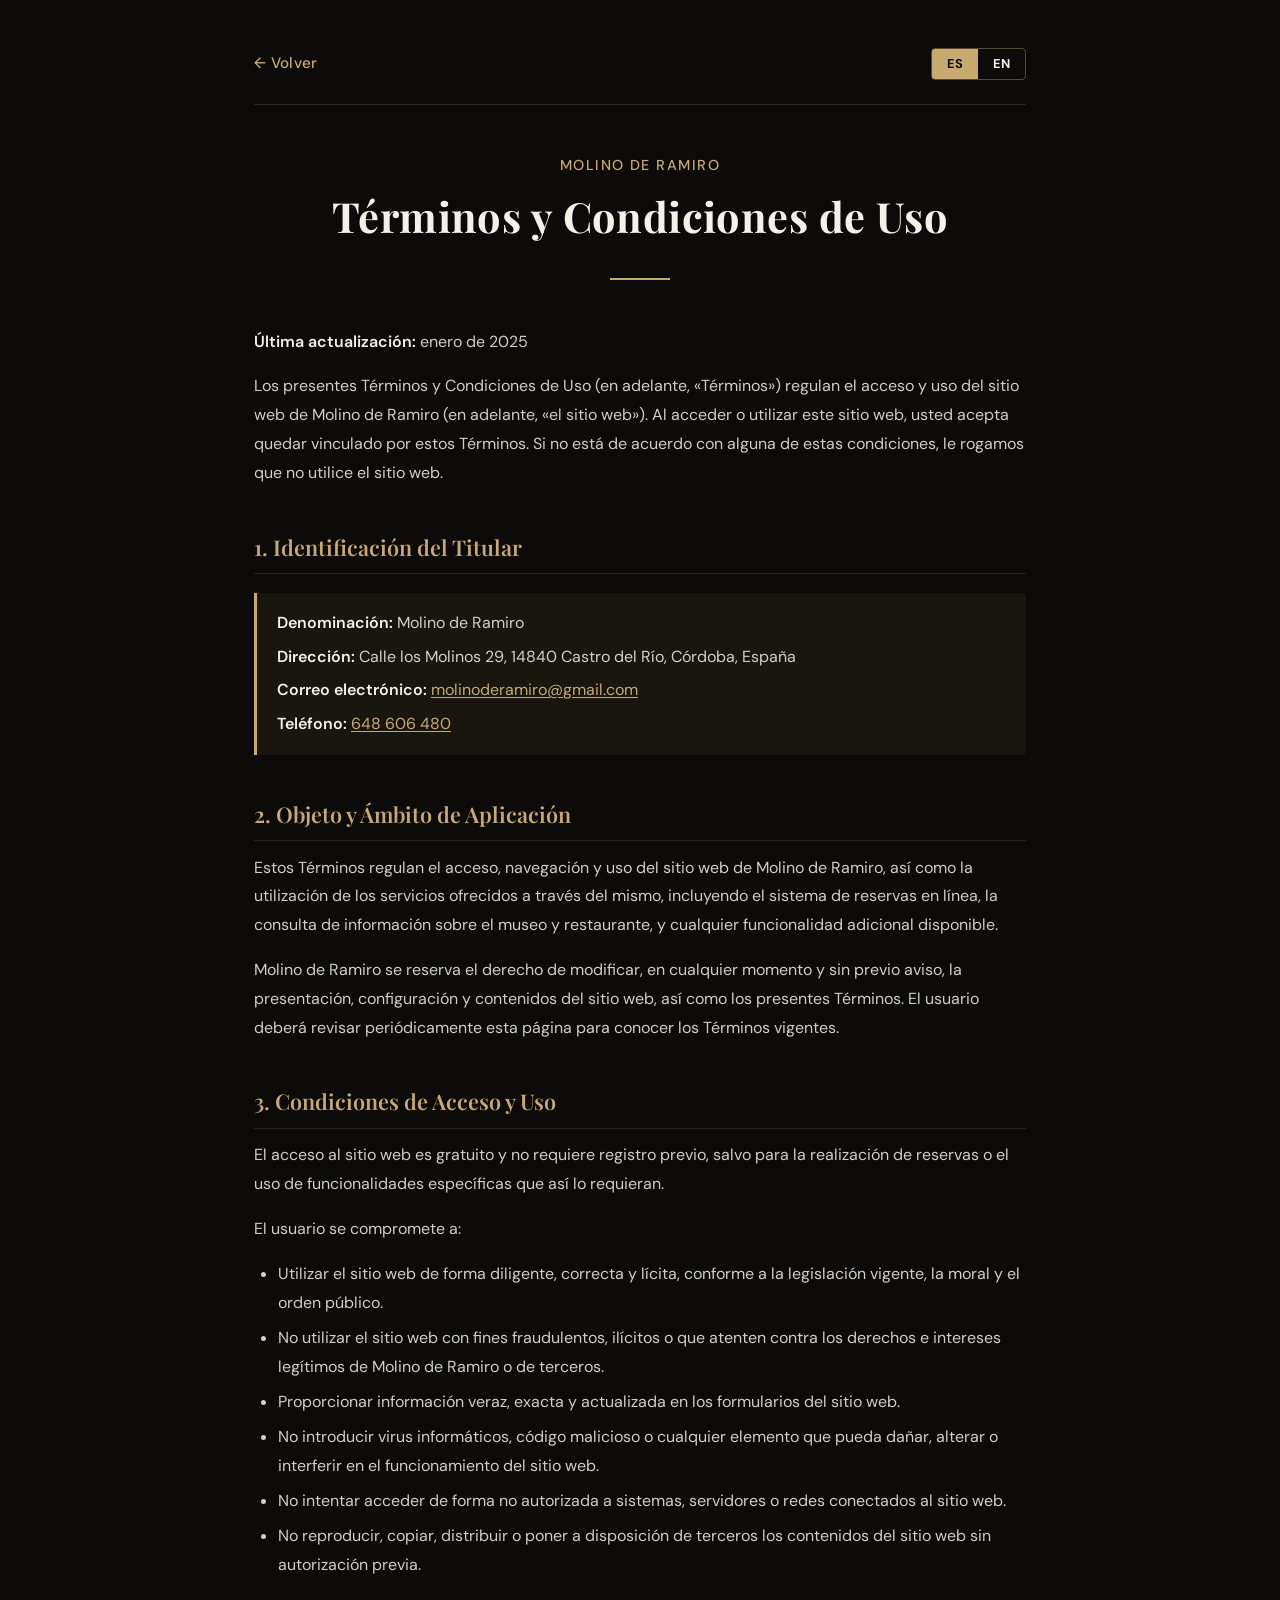
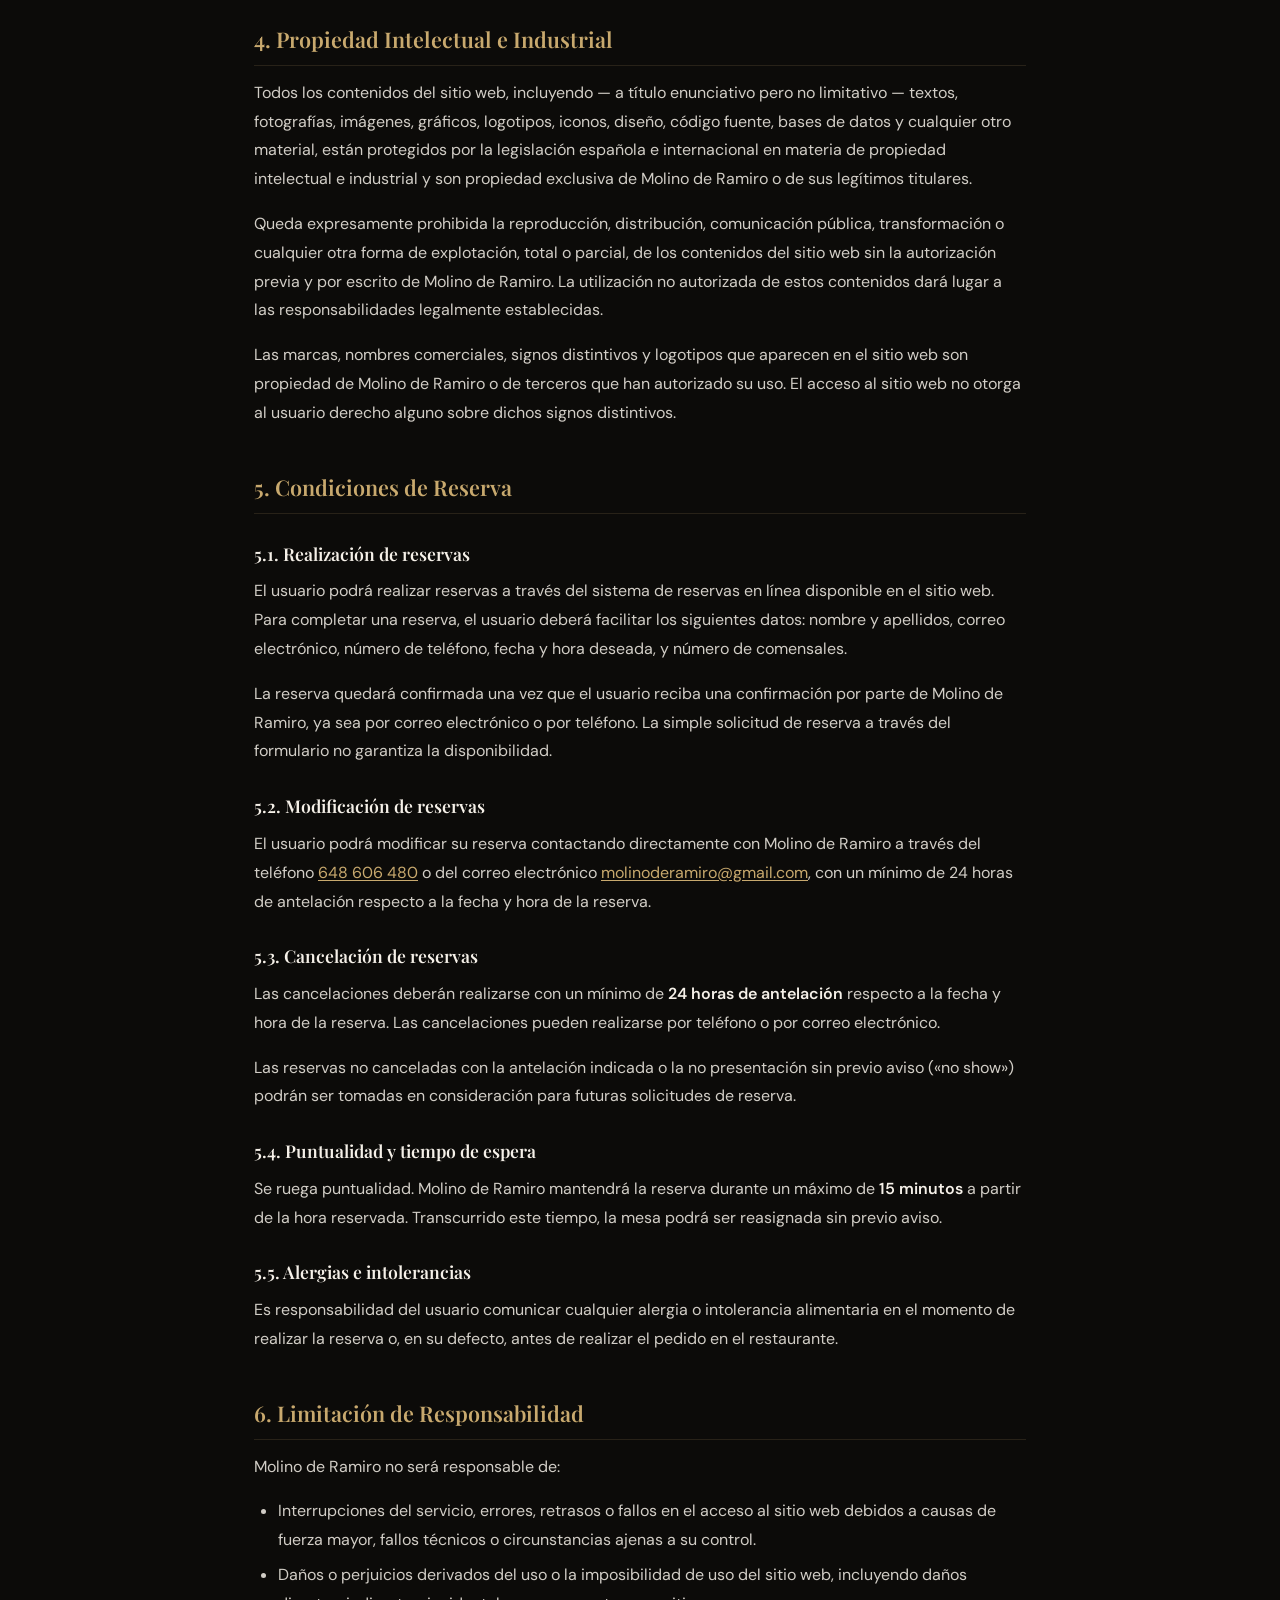
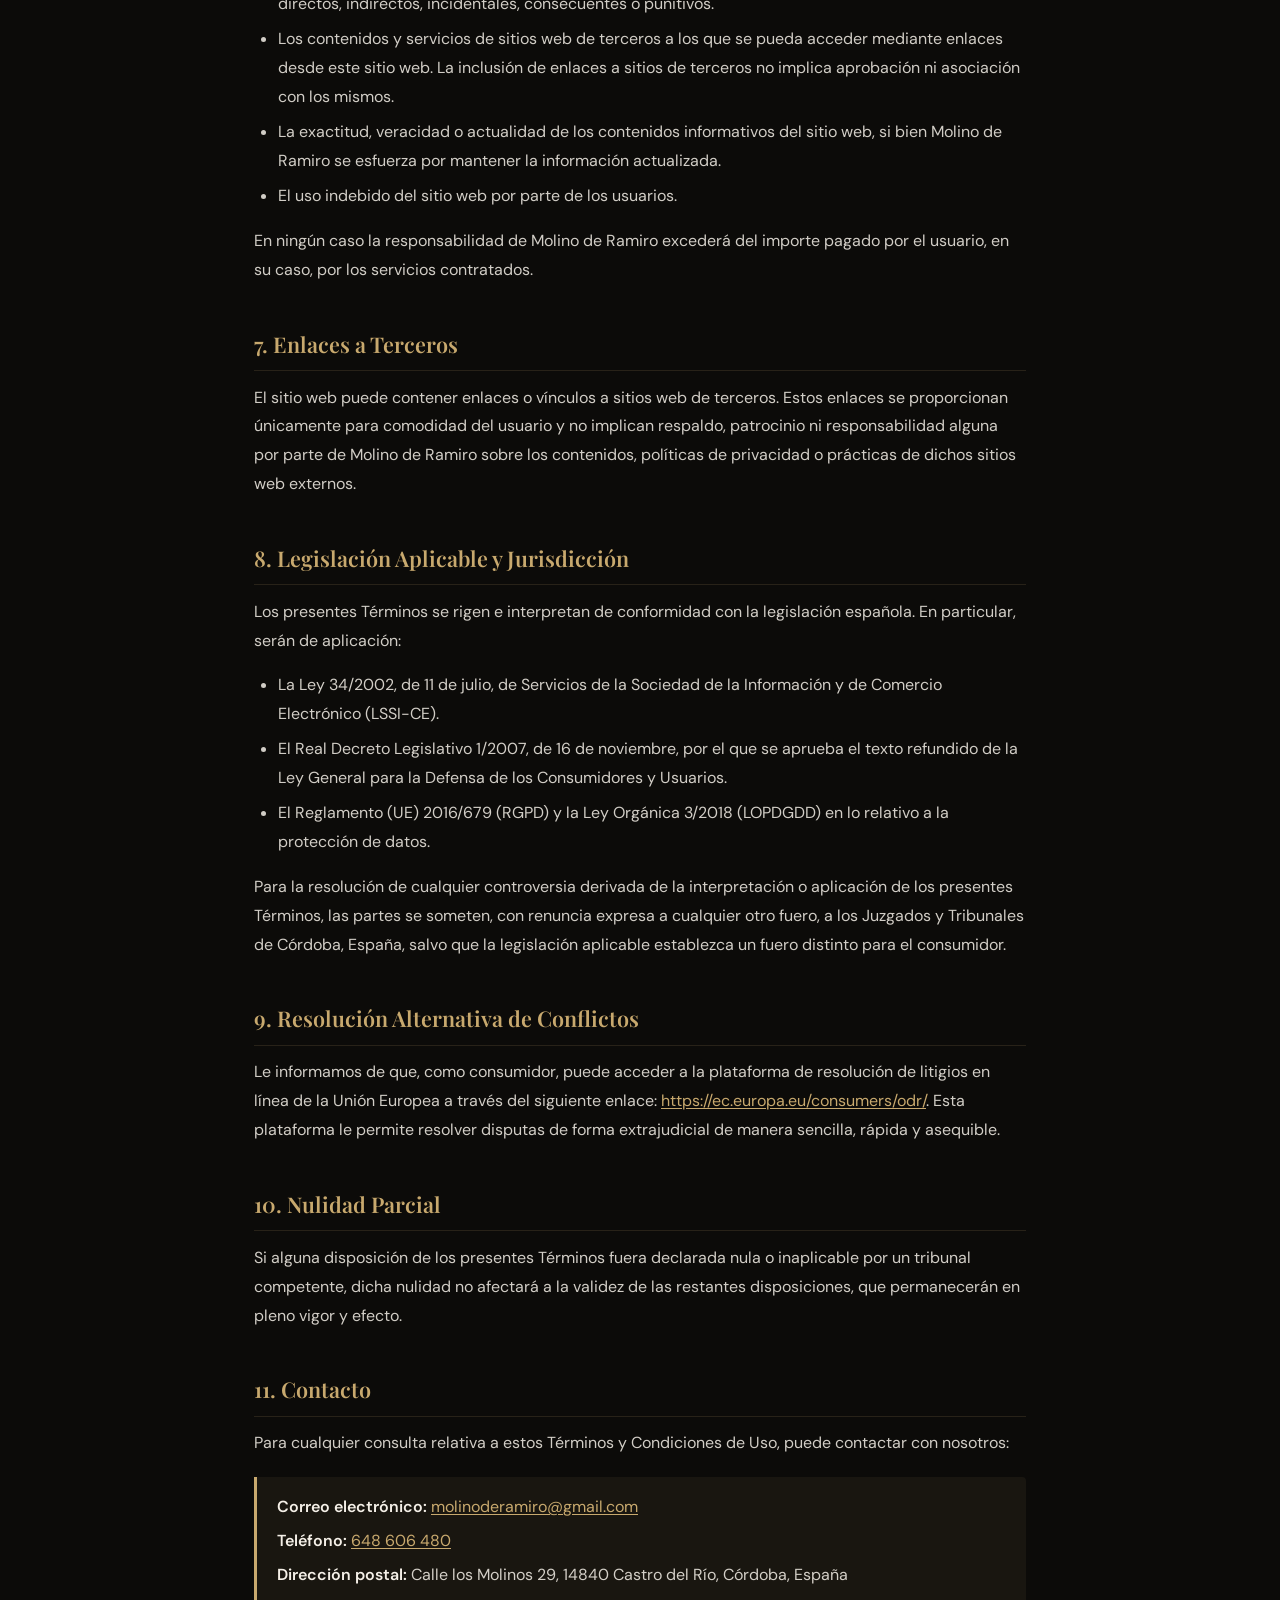
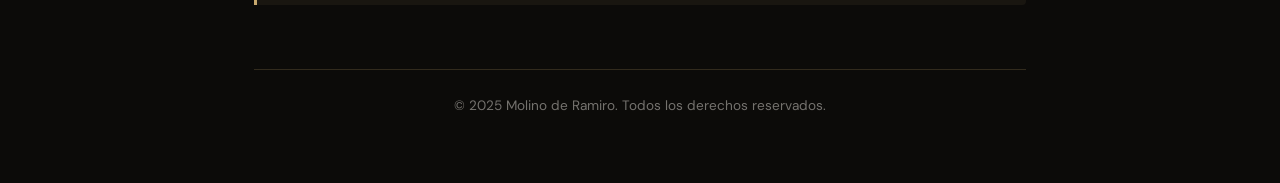
<file: terminos-legales.html>
<!DOCTYPE html>
<html lang="es">
<head>
    <meta charset="UTF-8">
    <meta name="viewport" content="width=device-width, initial-scale=1.0">
    <meta name="description" content="Términos y Condiciones de Uso — Molino de Ramiro, museo-restaurante en Castro del Río, Córdoba.">
    <meta name="robots" content="noindex, follow">
    <title>Términos y Condiciones — Molino de Ramiro</title>
    <link rel="preconnect" href="https://fonts.googleapis.com">
    <link rel="preconnect" href="https://fonts.gstatic.com" crossorigin>
    <link href="https://fonts.googleapis.com/css2?family=DM+Sans:ital,wght@0,400;0,500;0,700;1,400&family=Playfair+Display:ital,wght@0,400;0,600;0,700;1,400&display=swap" rel="stylesheet">
    <style>
        *, *::before, *::after { margin: 0; padding: 0; box-sizing: border-box; }

        html { scroll-behavior: smooth; }

        body {
            background-color: #0C0B09;
            color: #F5F0E8;
            font-family: 'DM Sans', sans-serif;
            font-size: 16px;
            line-height: 1.8;
            min-height: 100vh;
        }

        .page-wrapper {
            max-width: 820px;
            margin: 0 auto;
            padding: 3rem 1.5rem 4rem;
        }

        /* Top bar */
        .top-bar {
            display: flex;
            justify-content: space-between;
            align-items: center;
            margin-bottom: 3rem;
            padding-bottom: 1.5rem;
            border-bottom: 1px solid rgba(200, 169, 110, 0.2);
        }

        .back-link {
            color: #C8A96E;
            text-decoration: none;
            font-size: 0.95rem;
            font-weight: 500;
            letter-spacing: 0.02em;
            transition: color 0.3s ease;
        }

        .back-link:hover { color: #F5F0E8; }

        .lang-toggle {
            display: flex;
            gap: 0;
            border: 1px solid rgba(200, 169, 110, 0.4);
            border-radius: 4px;
            overflow: hidden;
        }

        .lang-btn {
            background: transparent;
            color: #F5F0E8;
            border: none;
            padding: 0.4rem 0.9rem;
            font-family: 'DM Sans', sans-serif;
            font-size: 0.8rem;
            font-weight: 700;
            letter-spacing: 0.08em;
            cursor: pointer;
            transition: background 0.3s ease, color 0.3s ease;
        }

        .lang-btn.active {
            background: #C8A96E;
            color: #0C0B09;
        }

        .lang-btn:not(.active):hover {
            background: rgba(200, 169, 110, 0.15);
        }

        /* Header */
        .page-header {
            text-align: center;
            margin-bottom: 3rem;
        }

        .page-header h1 {
            font-family: 'Playfair Display', serif;
            font-size: clamp(1.8rem, 5vw, 2.6rem);
            font-weight: 700;
            color: #F5F0E8;
            margin-bottom: 0.5rem;
            letter-spacing: 0.01em;
        }

        .page-header .subtitle {
            font-family: 'DM Sans', sans-serif;
            font-size: 0.9rem;
            color: #C8A96E;
            letter-spacing: 0.1em;
            text-transform: uppercase;
            font-weight: 500;
        }

        .gold-divider {
            width: 60px;
            height: 2px;
            background: #C8A96E;
            margin: 1.5rem auto 0;
        }

        /* Content */
        .legal-content h2 {
            font-family: 'Playfair Display', serif;
            font-size: 1.35rem;
            font-weight: 600;
            color: #C8A96E;
            margin-top: 2.5rem;
            margin-bottom: 0.8rem;
            padding-bottom: 0.4rem;
            border-bottom: 1px solid rgba(200, 169, 110, 0.15);
        }

        .legal-content h3 {
            font-family: 'Playfair Display', serif;
            font-size: 1.1rem;
            font-weight: 600;
            color: #F5F0E8;
            margin-top: 1.5rem;
            margin-bottom: 0.5rem;
        }

        .legal-content p {
            margin-bottom: 1rem;
            color: rgba(245, 240, 232, 0.85);
        }

        .legal-content ul, .legal-content ol {
            margin: 0.8rem 0 1rem 1.5rem;
            color: rgba(245, 240, 232, 0.85);
        }

        .legal-content li {
            margin-bottom: 0.4rem;
        }

        .legal-content strong {
            color: #F5F0E8;
            font-weight: 600;
        }

        .legal-content a {
            color: #C8A96E;
            text-decoration: underline;
            text-underline-offset: 2px;
            transition: color 0.3s ease;
        }

        .legal-content a:hover { color: #F5F0E8; }

        .legal-content .info-box {
            background: rgba(200, 169, 110, 0.07);
            border-left: 3px solid #C8A96E;
            padding: 1rem 1.25rem;
            margin: 1.2rem 0;
            border-radius: 0 4px 4px 0;
        }

        .legal-content .info-box p { margin-bottom: 0.3rem; }
        .legal-content .info-box p:last-child { margin-bottom: 0; }

        /* Footer */
        .page-footer {
            margin-top: 4rem;
            padding-top: 1.5rem;
            border-top: 1px solid rgba(200, 169, 110, 0.2);
            text-align: center;
            font-size: 0.85rem;
            color: rgba(245, 240, 232, 0.45);
        }

        /* Language visibility */
        [data-en] { display: none; }
        body.lang-en [data-es] { display: none; }
        body.lang-en [data-en] { display: revert; }

        /* Responsive */
        @media (max-width: 600px) {
            .page-wrapper { padding: 2rem 1rem 3rem; }
            .legal-content h2 { font-size: 1.2rem; }
            body { font-size: 15px; }
        }
    </style>
</head>
<body>
    <div class="page-wrapper">

        <!-- Top Bar -->
        <div class="top-bar">
            <a href="../index.html" class="back-link">← <span data-es>Volver</span><span data-en>Back</span></a>
            <div class="lang-toggle">
                <button class="lang-btn active" id="btnEs" onclick="setLang('es')">ES</button>
                <button class="lang-btn" id="btnEn" onclick="setLang('en')">EN</button>
            </div>
        </div>

        <!-- Header -->
        <header class="page-header">
            <p class="subtitle" data-es>Molino de Ramiro</p>
            <p class="subtitle" data-en>Molino de Ramiro</p>
            <h1 data-es>Términos y Condiciones de Uso</h1>
            <h1 data-en>Terms and Conditions of Use</h1>
            <div class="gold-divider"></div>
        </header>

        <!-- Content -->
        <main class="legal-content">

            <!-- ========== SPANISH ========== -->
            <div data-es>
                <p><strong>Última actualización:</strong> enero de 2025</p>
                <p>Los presentes Términos y Condiciones de Uso (en adelante, «Términos») regulan el acceso y uso del sitio web de Molino de Ramiro (en adelante, «el sitio web»). Al acceder o utilizar este sitio web, usted acepta quedar vinculado por estos Términos. Si no está de acuerdo con alguna de estas condiciones, le rogamos que no utilice el sitio web.</p>

                <h2>1. Identificación del Titular</h2>
                <div class="info-box">
                    <p><strong>Denominación:</strong> Molino de Ramiro</p>
                    <p><strong>Dirección:</strong> Calle los Molinos 29, 14840 Castro del Río, Córdoba, España</p>
                    <p><strong>Correo electrónico:</strong> <a href="mailto:molinoderamiro@gmail.com">molinoderamiro@gmail.com</a></p>
                    <p><strong>Teléfono:</strong> <a href="tel:+34648606480">648 606 480</a></p>
                </div>

                <h2>2. Objeto y Ámbito de Aplicación</h2>
                <p>Estos Términos regulan el acceso, navegación y uso del sitio web de Molino de Ramiro, así como la utilización de los servicios ofrecidos a través del mismo, incluyendo el sistema de reservas en línea, la consulta de información sobre el museo y restaurante, y cualquier funcionalidad adicional disponible.</p>
                <p>Molino de Ramiro se reserva el derecho de modificar, en cualquier momento y sin previo aviso, la presentación, configuración y contenidos del sitio web, así como los presentes Términos. El usuario deberá revisar periódicamente esta página para conocer los Términos vigentes.</p>

                <h2>3. Condiciones de Acceso y Uso</h2>
                <p>El acceso al sitio web es gratuito y no requiere registro previo, salvo para la realización de reservas o el uso de funcionalidades específicas que así lo requieran.</p>
                <p>El usuario se compromete a:</p>
                <ul>
                    <li>Utilizar el sitio web de forma diligente, correcta y lícita, conforme a la legislación vigente, la moral y el orden público.</li>
                    <li>No utilizar el sitio web con fines fraudulentos, ilícitos o que atenten contra los derechos e intereses legítimos de Molino de Ramiro o de terceros.</li>
                    <li>Proporcionar información veraz, exacta y actualizada en los formularios del sitio web.</li>
                    <li>No introducir virus informáticos, código malicioso o cualquier elemento que pueda dañar, alterar o interferir en el funcionamiento del sitio web.</li>
                    <li>No intentar acceder de forma no autorizada a sistemas, servidores o redes conectados al sitio web.</li>
                    <li>No reproducir, copiar, distribuir o poner a disposición de terceros los contenidos del sitio web sin autorización previa.</li>
                </ul>

                <h2>4. Propiedad Intelectual e Industrial</h2>
                <p>Todos los contenidos del sitio web, incluyendo — a título enunciativo pero no limitativo — textos, fotografías, imágenes, gráficos, logotipos, iconos, diseño, código fuente, bases de datos y cualquier otro material, están protegidos por la legislación española e internacional en materia de propiedad intelectual e industrial y son propiedad exclusiva de Molino de Ramiro o de sus legítimos titulares.</p>
                <p>Queda expresamente prohibida la reproducción, distribución, comunicación pública, transformación o cualquier otra forma de explotación, total o parcial, de los contenidos del sitio web sin la autorización previa y por escrito de Molino de Ramiro. La utilización no autorizada de estos contenidos dará lugar a las responsabilidades legalmente establecidas.</p>
                <p>Las marcas, nombres comerciales, signos distintivos y logotipos que aparecen en el sitio web son propiedad de Molino de Ramiro o de terceros que han autorizado su uso. El acceso al sitio web no otorga al usuario derecho alguno sobre dichos signos distintivos.</p>

                <h2>5. Condiciones de Reserva</h2>
                <h3>5.1. Realización de reservas</h3>
                <p>El usuario podrá realizar reservas a través del sistema de reservas en línea disponible en el sitio web. Para completar una reserva, el usuario deberá facilitar los siguientes datos: nombre y apellidos, correo electrónico, número de teléfono, fecha y hora deseada, y número de comensales.</p>
                <p>La reserva quedará confirmada una vez que el usuario reciba una confirmación por parte de Molino de Ramiro, ya sea por correo electrónico o por teléfono. La simple solicitud de reserva a través del formulario no garantiza la disponibilidad.</p>

                <h3>5.2. Modificación de reservas</h3>
                <p>El usuario podrá modificar su reserva contactando directamente con Molino de Ramiro a través del teléfono <a href="tel:+34648606480">648 606 480</a> o del correo electrónico <a href="mailto:molinoderamiro@gmail.com">molinoderamiro@gmail.com</a>, con un mínimo de 24 horas de antelación respecto a la fecha y hora de la reserva.</p>

                <h3>5.3. Cancelación de reservas</h3>
                <p>Las cancelaciones deberán realizarse con un mínimo de <strong>24 horas de antelación</strong> respecto a la fecha y hora de la reserva. Las cancelaciones pueden realizarse por teléfono o por correo electrónico.</p>
                <p>Las reservas no canceladas con la antelación indicada o la no presentación sin previo aviso («no show») podrán ser tomadas en consideración para futuras solicitudes de reserva.</p>

                <h3>5.4. Puntualidad y tiempo de espera</h3>
                <p>Se ruega puntualidad. Molino de Ramiro mantendrá la reserva durante un máximo de <strong>15 minutos</strong> a partir de la hora reservada. Transcurrido este tiempo, la mesa podrá ser reasignada sin previo aviso.</p>

                <h3>5.5. Alergias e intolerancias</h3>
                <p>Es responsabilidad del usuario comunicar cualquier alergia o intolerancia alimentaria en el momento de realizar la reserva o, en su defecto, antes de realizar el pedido en el restaurante.</p>

                <h2>6. Limitación de Responsabilidad</h2>
                <p>Molino de Ramiro no será responsable de:</p>
                <ul>
                    <li>Interrupciones del servicio, errores, retrasos o fallos en el acceso al sitio web debidos a causas de fuerza mayor, fallos técnicos o circunstancias ajenas a su control.</li>
                    <li>Daños o perjuicios derivados del uso o la imposibilidad de uso del sitio web, incluyendo daños directos, indirectos, incidentales, consecuentes o punitivos.</li>
                    <li>Los contenidos y servicios de sitios web de terceros a los que se pueda acceder mediante enlaces desde este sitio web. La inclusión de enlaces a sitios de terceros no implica aprobación ni asociación con los mismos.</li>
                    <li>La exactitud, veracidad o actualidad de los contenidos informativos del sitio web, si bien Molino de Ramiro se esfuerza por mantener la información actualizada.</li>
                    <li>El uso indebido del sitio web por parte de los usuarios.</li>
                </ul>
                <p>En ningún caso la responsabilidad de Molino de Ramiro excederá del importe pagado por el usuario, en su caso, por los servicios contratados.</p>

                <h2>7. Enlaces a Terceros</h2>
                <p>El sitio web puede contener enlaces o vínculos a sitios web de terceros. Estos enlaces se proporcionan únicamente para comodidad del usuario y no implican respaldo, patrocinio ni responsabilidad alguna por parte de Molino de Ramiro sobre los contenidos, políticas de privacidad o prácticas de dichos sitios web externos.</p>

                <h2>8. Legislación Aplicable y Jurisdicción</h2>
                <p>Los presentes Términos se rigen e interpretan de conformidad con la legislación española. En particular, serán de aplicación:</p>
                <ul>
                    <li>La Ley 34/2002, de 11 de julio, de Servicios de la Sociedad de la Información y de Comercio Electrónico (LSSI-CE).</li>
                    <li>El Real Decreto Legislativo 1/2007, de 16 de noviembre, por el que se aprueba el texto refundido de la Ley General para la Defensa de los Consumidores y Usuarios.</li>
                    <li>El Reglamento (UE) 2016/679 (RGPD) y la Ley Orgánica 3/2018 (LOPDGDD) en lo relativo a la protección de datos.</li>
                </ul>
                <p>Para la resolución de cualquier controversia derivada de la interpretación o aplicación de los presentes Términos, las partes se someten, con renuncia expresa a cualquier otro fuero, a los Juzgados y Tribunales de Córdoba, España, salvo que la legislación aplicable establezca un fuero distinto para el consumidor.</p>

                <h2>9. Resolución Alternativa de Conflictos</h2>
                <p>Le informamos de que, como consumidor, puede acceder a la plataforma de resolución de litigios en línea de la Unión Europea a través del siguiente enlace: <a href="https://ec.europa.eu/consumers/odr/" target="_blank" rel="noopener">https://ec.europa.eu/consumers/odr/</a>. Esta plataforma le permite resolver disputas de forma extrajudicial de manera sencilla, rápida y asequible.</p>

                <h2>10. Nulidad Parcial</h2>
                <p>Si alguna disposición de los presentes Términos fuera declarada nula o inaplicable por un tribunal competente, dicha nulidad no afectará a la validez de las restantes disposiciones, que permanecerán en pleno vigor y efecto.</p>

                <h2>11. Contacto</h2>
                <p>Para cualquier consulta relativa a estos Términos y Condiciones de Uso, puede contactar con nosotros:</p>
                <div class="info-box">
                    <p><strong>Correo electrónico:</strong> <a href="mailto:molinoderamiro@gmail.com">molinoderamiro@gmail.com</a></p>
                    <p><strong>Teléfono:</strong> <a href="tel:+34648606480">648 606 480</a></p>
                    <p><strong>Dirección postal:</strong> Calle los Molinos 29, 14840 Castro del Río, Córdoba, España</p>
                </div>
            </div>

            <!-- ========== ENGLISH ========== -->
            <div data-en>
                <p><strong>Last updated:</strong> January 2025</p>
                <p>These Terms and Conditions of Use (hereinafter, "Terms") govern the access to and use of the Molino de Ramiro website (hereinafter, "the website"). By accessing or using this website, you agree to be bound by these Terms. If you disagree with any of these conditions, please refrain from using the website.</p>

                <h2>1. Website Owner</h2>
                <div class="info-box">
                    <p><strong>Name:</strong> Molino de Ramiro</p>
                    <p><strong>Address:</strong> Calle los Molinos 29, 14840 Castro del Río, Córdoba, Spain</p>
                    <p><strong>Email:</strong> <a href="mailto:molinoderamiro@gmail.com">molinoderamiro@gmail.com</a></p>
                    <p><strong>Phone:</strong> <a href="tel:+34648606480">+34 648 606 480</a></p>
                </div>

                <h2>2. Purpose and Scope</h2>
                <p>These Terms govern the access to, browsing, and use of the Molino de Ramiro website, as well as the use of services offered through it, including the online reservation system, information about the museum and restaurant, and any additional functionalities available.</p>
                <p>Molino de Ramiro reserves the right to modify the presentation, configuration, and content of the website, as well as these Terms, at any time and without prior notice. Users should periodically review this page to stay informed of the current Terms.</p>

                <h2>3. Conditions of Access and Use</h2>
                <p>Access to the website is free and does not require prior registration, except for making reservations or using specific functionalities that require it.</p>
                <p>The user agrees to:</p>
                <ul>
                    <li>Use the website diligently, correctly, and lawfully, in accordance with current legislation, morality, and public order.</li>
                    <li>Not use the website for fraudulent, unlawful purposes or in a manner that infringes on the legitimate rights and interests of Molino de Ramiro or third parties.</li>
                    <li>Provide truthful, accurate, and up-to-date information in website forms.</li>
                    <li>Not introduce computer viruses, malicious code, or any element that may damage, alter, or interfere with the website's operation.</li>
                    <li>Not attempt unauthorised access to systems, servers, or networks connected to the website.</li>
                    <li>Not reproduce, copy, distribute, or make the website's content available to third parties without prior authorisation.</li>
                </ul>

                <h2>4. Intellectual and Industrial Property</h2>
                <p>All content on the website, including but not limited to texts, photographs, images, graphics, logos, icons, designs, source code, databases, and any other material, is protected by Spanish and international intellectual and industrial property legislation and is the exclusive property of Molino de Ramiro or its legitimate owners.</p>
                <p>The reproduction, distribution, public communication, transformation, or any other form of total or partial exploitation of the website's content is expressly prohibited without the prior written authorisation of Molino de Ramiro. Unauthorised use of this content will give rise to the legally established liabilities.</p>
                <p>Trademarks, trade names, distinctive signs, and logos appearing on the website are the property of Molino de Ramiro or third parties who have authorised their use. Access to the website does not grant the user any right over such distinctive signs.</p>

                <h2>5. Reservation Terms</h2>
                <h3>5.1. Making reservations</h3>
                <p>Users may make reservations through the online reservation system available on the website. To complete a reservation, the user must provide the following information: full name, email address, phone number, desired date and time, and number of guests.</p>
                <p>A reservation is confirmed only once the user receives confirmation from Molino de Ramiro, either by email or by phone. Simply submitting a reservation request through the form does not guarantee availability.</p>

                <h3>5.2. Modifying reservations</h3>
                <p>Users may modify their reservation by contacting Molino de Ramiro directly by phone at <a href="tel:+34648606480">+34 648 606 480</a> or by email at <a href="mailto:molinoderamiro@gmail.com">molinoderamiro@gmail.com</a>, with a minimum of 24 hours' notice before the reservation date and time.</p>

                <h3>5.3. Cancelling reservations</h3>
                <p>Cancellations must be made at least <strong>24 hours in advance</strong> of the reservation date and time. Cancellations may be made by phone or email.</p>
                <p>Reservations not cancelled within the specified notice period or no-shows without prior notice may be taken into consideration for future reservation requests.</p>

                <h3>5.4. Punctuality and waiting time</h3>
                <p>Punctuality is appreciated. Molino de Ramiro will hold the reservation for a maximum of <strong>15 minutes</strong> from the reserved time. After this period, the table may be reassigned without prior notice.</p>

                <h3>5.5. Allergies and intolerances</h3>
                <p>It is the user's responsibility to communicate any food allergies or intolerances when making the reservation or, failing that, before placing an order at the restaurant.</p>

                <h2>6. Limitation of Liability</h2>
                <p>Molino de Ramiro shall not be liable for:</p>
                <ul>
                    <li>Service interruptions, errors, delays, or failures in accessing the website due to force majeure, technical failures, or circumstances beyond its control.</li>
                    <li>Damages or losses arising from the use or inability to use the website, including direct, indirect, incidental, consequential, or punitive damages.</li>
                    <li>The content and services of third-party websites accessible through links from this website. The inclusion of links to third-party sites does not imply endorsement or association.</li>
                    <li>The accuracy, truthfulness, or currency of the informational content on the website, although Molino de Ramiro endeavours to keep information up to date.</li>
                    <li>Improper use of the website by users.</li>
                </ul>
                <p>In no event shall the liability of Molino de Ramiro exceed the amount paid by the user, if any, for the services contracted.</p>

                <h2>7. Third-Party Links</h2>
                <p>The website may contain links to third-party websites. These links are provided solely for the user's convenience and do not imply endorsement, sponsorship, or any responsibility on the part of Molino de Ramiro for the content, privacy policies, or practices of such external websites.</p>

                <h2>8. Applicable Law and Jurisdiction</h2>
                <p>These Terms are governed by and construed in accordance with Spanish law. In particular, the following shall apply:</p>
                <ul>
                    <li>Law 34/2002 of 11 July, on Information Society Services and Electronic Commerce (LSSI-CE).</li>
                    <li>Royal Legislative Decree 1/2007 of 16 November, approving the consolidated text of the General Law for the Defence of Consumers and Users.</li>
                    <li>Regulation (EU) 2016/679 (GDPR) and Organic Law 3/2018 (LOPDGDD) regarding data protection.</li>
                </ul>
                <p>For the resolution of any disputes arising from the interpretation or application of these Terms, the parties submit, with express waiver of any other jurisdiction, to the Courts and Tribunals of Córdoba, Spain, unless applicable legislation establishes a different jurisdiction for the consumer.</p>

                <h2>9. Alternative Dispute Resolution</h2>
                <p>We inform you that, as a consumer, you may access the European Union's online dispute resolution platform at the following link: <a href="https://ec.europa.eu/consumers/odr/" target="_blank" rel="noopener">https://ec.europa.eu/consumers/odr/</a>. This platform allows you to resolve disputes out of court in a simple, fast, and affordable manner.</p>

                <h2>10. Partial Nullity</h2>
                <p>If any provision of these Terms is declared null or unenforceable by a competent court, such nullity shall not affect the validity of the remaining provisions, which shall remain in full force and effect.</p>

                <h2>11. Contact</h2>
                <p>For any queries regarding these Terms and Conditions of Use, you may contact us at:</p>
                <div class="info-box">
                    <p><strong>Email:</strong> <a href="mailto:molinoderamiro@gmail.com">molinoderamiro@gmail.com</a></p>
                    <p><strong>Phone:</strong> <a href="tel:+34648606480">+34 648 606 480</a></p>
                    <p><strong>Postal address:</strong> Calle los Molinos 29, 14840 Castro del Río, Córdoba, Spain</p>
                </div>
            </div>

        </main>

        <!-- Footer -->
        <footer class="page-footer">
            <p>© 2025 Molino de Ramiro. <span data-es>Todos los derechos reservados.</span><span data-en>All rights reserved.</span></p>
        </footer>

    </div>

    <script>
        function setLang(lang) {
            document.body.classList.toggle('lang-en', lang === 'en');
            document.getElementById('btnEs').classList.toggle('active', lang === 'es');
            document.getElementById('btnEn').classList.toggle('active', lang === 'en');
            document.documentElement.lang = lang;
        }
    </script>
</body>
</html>
</file>
